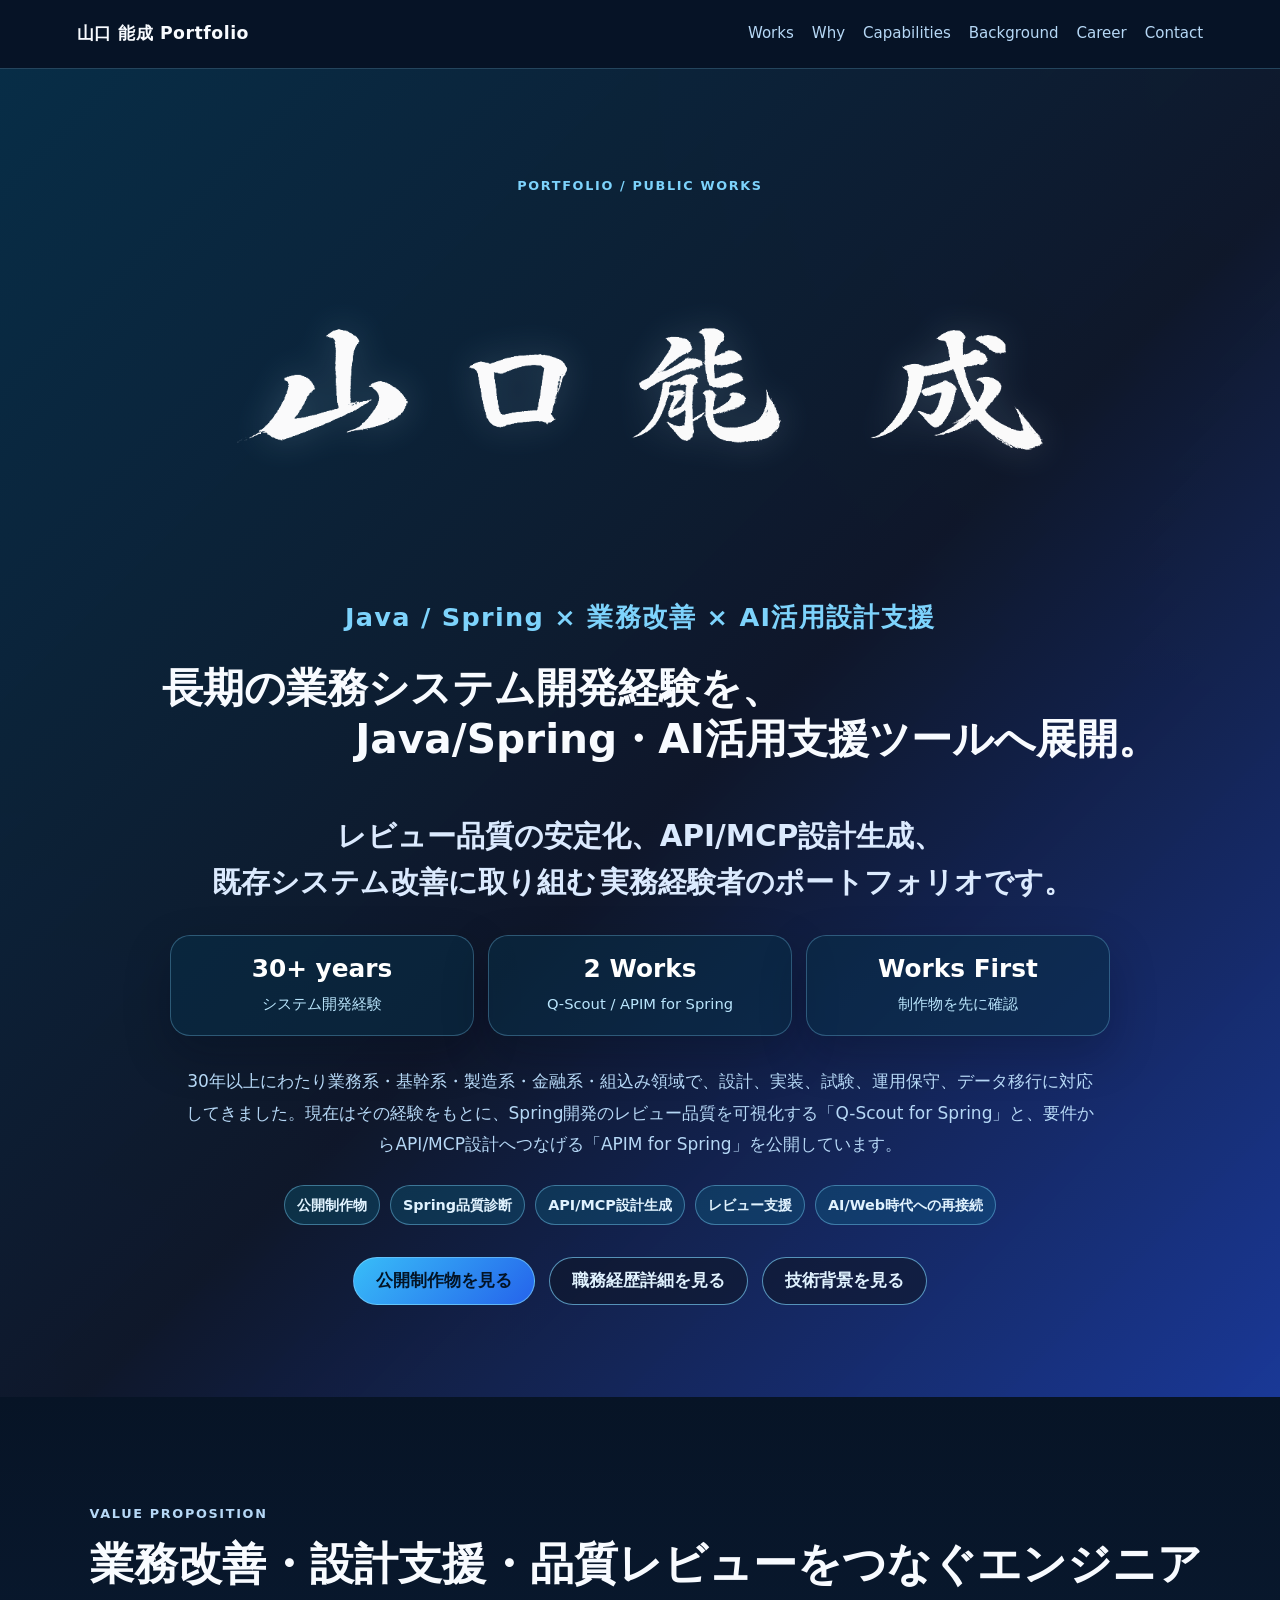
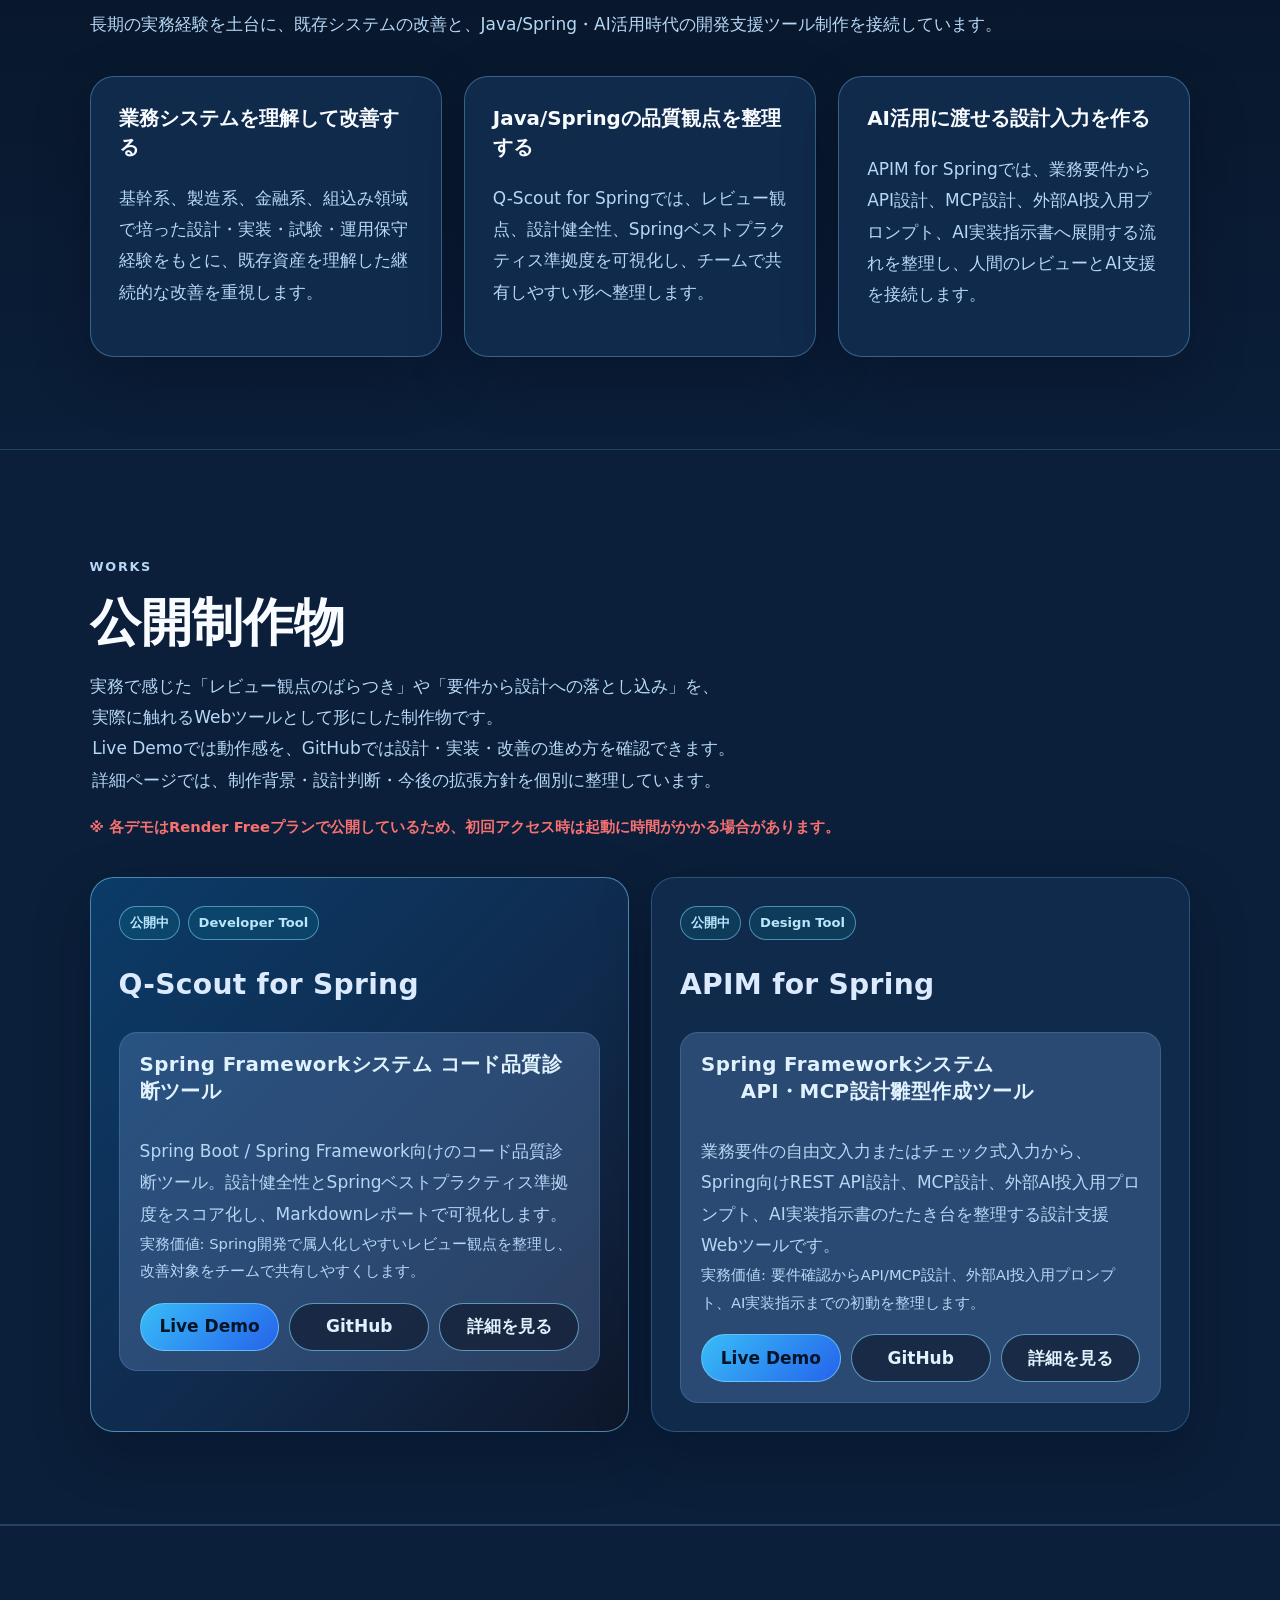
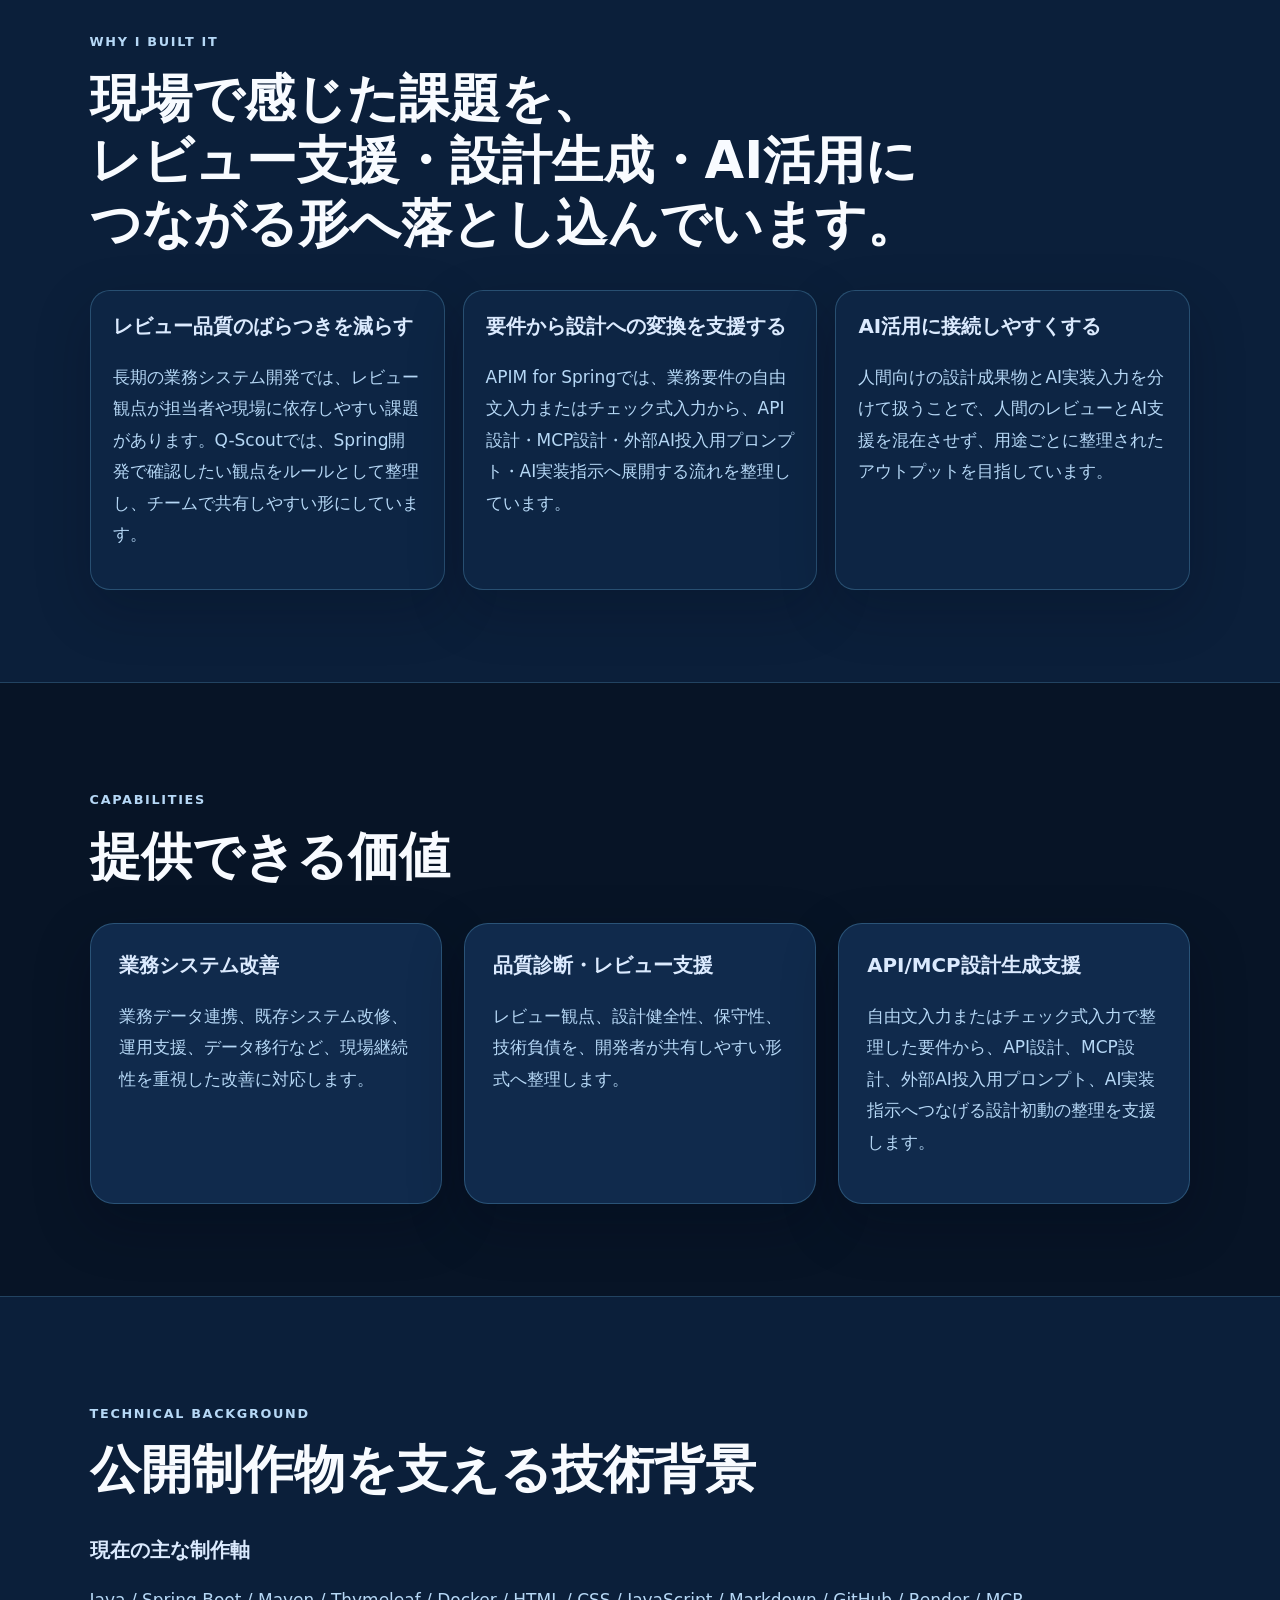
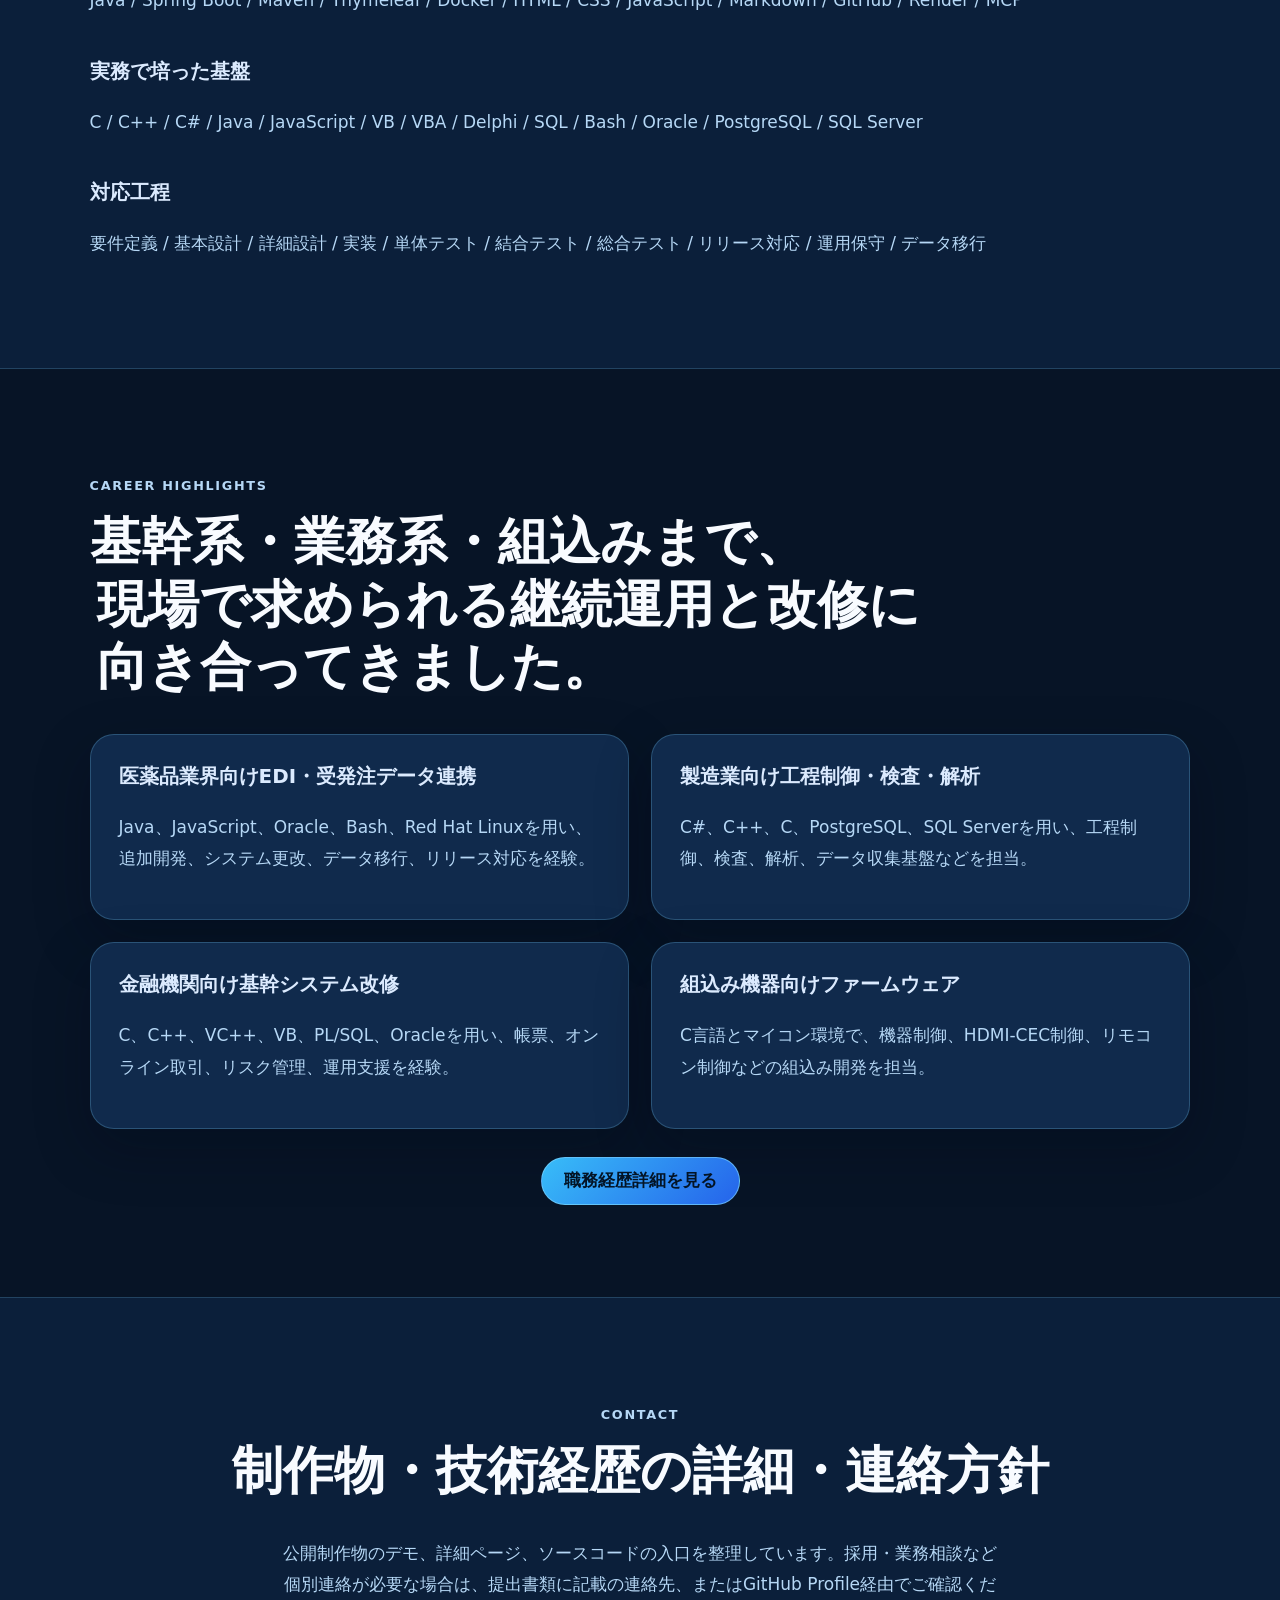
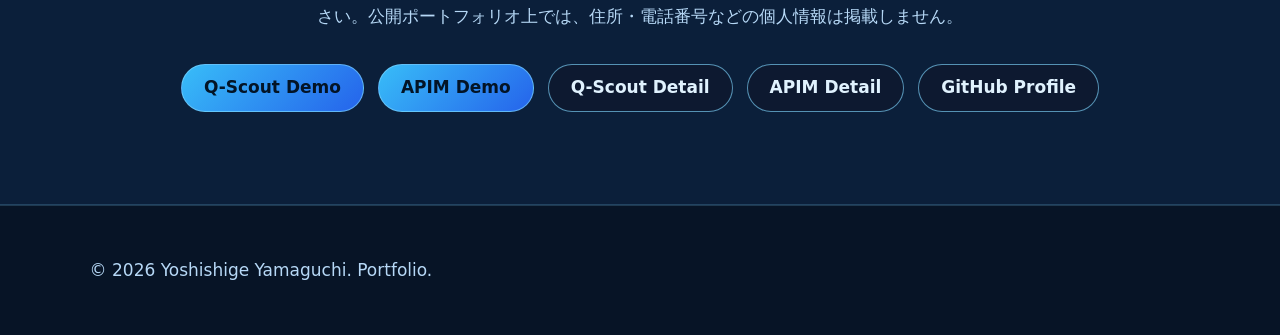
<file: index.html>
<!doctype html>
<html lang="ja">
<head>
  <meta charset="utf-8">
  <meta name="viewport" content="width=device-width, initial-scale=1">
  <title>山口 能成 | Portfolio</title>
  <meta name="description" content="山口能成のポートフォリオです。Java/Springを中心に、業務改善、レビュー支援、API/MCP設計生成、30年以上のシステム開発経験を整理しています。">
  <link rel="stylesheet" href="assets/css/style.css">
</head>
<body>
  <header class="site-header">
    <a class="brand" href="#top">山口 能成 Portfolio</a>
    <nav class="site-nav" aria-label="Main navigation">
      <a href="#works">Works</a>
      <a href="#why">Why</a>
      <a href="#capabilities">Capabilities</a>
      <a href="#background">Background</a>
      <a href="#career">Career</a>
      <a href="#contact">Contact</a>
    </nav>
  </header>

  <main id="top">
    <section class="hero section">
      <div class="hero-content">
        <p class="eyebrow">Portfolio / Public Works</p>
        <p class="portfolio-label">山口 能成</p>
        <p class="identity-subtitle">Java / Spring × 業務改善 × AI活用設計支援</p>
        <h1 class="balanced-copy balanced-copy-step hero-main-heading"><span>長期の業務システム開発経験を、</span><span>Java/Spring・AI活用支援ツールへ展開。</span></h1>
        <p class="lead balanced-copy top-hero-lead"><span>レビュー品質の安定化、API/MCP設計生成、</span><span>既存システム改善に取り組む</span><span>実務経験者のポートフォリオです。</span></p>
        <div class="hero-stats" aria-label="portfolio highlights">
          <div><strong>30+ years</strong><span>システム開発経験</span></div>
          <div><strong>2 Works</strong><span>Q-Scout / APIM for Spring</span></div>
          <div><strong>Works First</strong><span>制作物を先に確認</span></div>
        </div>
        <p class="hero-text">30年以上にわたり業務系・基幹系・製造系・金融系・組込み領域で、設計、実装、試験、運用保守、データ移行に対応してきました。現在はその経験をもとに、Spring開発のレビュー品質を可視化する「Q-Scout for Spring」と、要件からAPI/MCP設計へつなげる「APIM for Spring」を公開しています。</p>
        <ul class="hero-points" aria-label="主要訴求">
          <li>公開制作物</li>
          <li>Spring品質診断</li>
          <li>API/MCP設計生成</li>
          <li>レビュー支援</li>
          <li>AI/Web時代への再接続</li>
        </ul>
        <div class="hero-actions">
          <a class="button primary" href="#works">公開制作物を見る</a>
          <a class="button secondary" href="career.html">職務経歴詳細を見る</a>
          <a class="button secondary" href="#background">技術背景を見る</a>
        </div>
      </div>
    </section>

    <section id="value" class="section value-proposition">
      <div class="section-heading">
        <p class="eyebrow">Value Proposition</p>
        <h2>業務改善・設計支援・品質レビューをつなぐエンジニア</h2>
        <p>長期の実務経験を土台に、既存システムの改善と、Java/Spring・AI活用時代の開発支援ツール制作を接続しています。</p>
      </div>
      <div class="cards grid-3 value-cards">
        <article class="card">
          <h3>業務システムを理解して改善する</h3>
          <p>基幹系、製造系、金融系、組込み領域で培った設計・実装・試験・運用保守経験をもとに、既存資産を理解した継続的な改善を重視します。</p>
        </article>
        <article class="card">
          <h3>Java/Springの品質観点を整理する</h3>
          <p>Q-Scout for Springでは、レビュー観点、設計健全性、Springベストプラクティス準拠度を可視化し、チームで共有しやすい形へ整理します。</p>
        </article>
        <article class="card">
          <h3>AI活用に渡せる設計入力を作る</h3>
          <p>APIM for Springでは、業務要件からAPI設計、MCP設計、外部AI投入用プロンプト、AI実装指示書へ展開する流れを整理し、人間のレビューとAI支援を接続します。</p>
        </article>
      </div>
    </section>

    <section id="works" class="section panel">
      <div class="section-heading">
        <p class="eyebrow">Works</p>
        <h2>公開制作物</h2>
        <p><span class="balanced-copy balanced-copy-step"><span>実務で感じた「レビュー観点のばらつき」や「要件から設計への落とし込み」を、</span><span>実際に触れるWebツールとして形にした制作物です。</span><span>Live Demoでは動作感を、GitHubでは設計・実装・改善の進め方を確認できます。</span><span>詳細ページでは、制作背景・設計判断・今後の拡張方針を個別に整理しています。</span></span></p>
        <p class="service-note service-note-warning">※ 各デモはRender Freeプランで公開しているため、初回アクセス時は起動に時間がかかる場合があります。</p>
      </div>
      <div class="works-grid">
        <article class="work-card work-card-published work-card-featured">
          <div class="work-meta"><span>公開中</span><span>Developer Tool</span></div>
          <h3>Q-Scout for Spring</h3>
          <div class="work-action-block">
            <div class="work-description">
              <div class="work-description-title">
                <p class="work-tool-label">Spring Frameworkシステム コード品質診断ツール</p>
              </div>
              <div class="work-description-body">
                <p>Spring Boot / Spring Framework向けのコード品質診断ツール。設計健全性とSpringベストプラクティス準拠度をスコア化し、Markdownレポートで可視化します。</p>
                  <p class="service-note">実務価値: Spring開発で属人化しやすいレビュー観点を整理し、改善対象をチームで共有しやすくします。</p>
              </div>
            </div>
            <div class="hero-actions compact-actions">
              <a class="button primary" href="https://q-scout-for-spring.onrender.com/">Live Demo</a>
              <a class="button secondary" href="https://github.com/yamaguchiyoshishigeai-create/Q-Scout-for-Spring">GitHub</a>
              <a class="button secondary" href="works/q-scout.html">詳細を見る</a>
            </div>
          </div>
        </article>
        <article class="work-card work-card-published">
          <div class="work-meta"><span>公開中</span><span>Design Tool</span></div>
          <h3>APIM for Spring</h3>
          <div class="work-action-block">
            <div class="work-description">
              <div class="work-description-title">
                <p class="work-tool-label">Spring Frameworkシステム<br><span class="label-indent">API・MCP設計雛型作成ツール</span></p>
              </div>
              <div class="work-description-body">
                <p>業務要件の自由文入力またはチェック式入力から、Spring向けREST API設計、MCP設計、外部AI投入用プロンプト、AI実装指示書のたたき台を整理する設計支援Webツールです。</p>
                  <p class="service-note">実務価値: 要件確認からAPI/MCP設計、外部AI投入用プロンプト、AI実装指示までの初動を整理します。</p>
              </div>
            </div>
            <div class="hero-actions compact-actions">
              <a class="button primary" href="https://api-mcp-blueprint-for-spring.onrender.com">Live Demo</a>
              <a class="button secondary" href="https://github.com/yamaguchiyoshishigeai-create/api-mcp-blueprint-for-spring">GitHub</a>
              <a class="button secondary" href="works/apim.html">詳細を見る</a>
            </div>
          </div>
        </article>
      </div>
    </section>

    <section id="why" class="section panel">
      <div class="section-heading">
        <p class="eyebrow">Why I Built It</p>
        <h2 class="priority-break-copy why-heading-copy">
          <span class="seg seg-1">現場で感じた課題を、</span>
          <span class="seg seg-2">レビュー支援・設計生成・</span><span class="seg seg-3">AI活用に</span>
          <span class="seg seg-4">つながる形へ</span><span class="seg seg-5">落とし込んでいます。</span>
        </h2>
      </div>
      <div class="narrative-grid">
        <article class="narrative-card"><h3>レビュー品質のばらつきを減らす</h3><p>長期の業務システム開発では、レビュー観点が担当者や現場に依存しやすい課題があります。Q-Scoutでは、Spring開発で確認したい観点をルールとして整理し、チームで共有しやすい形にしています。</p></article>
        <article class="narrative-card"><h3>要件から設計への変換を支援する</h3><p>APIM for Springでは、業務要件の自由文入力またはチェック式入力から、API設計・MCP設計・外部AI投入用プロンプト・AI実装指示へ展開する流れを整理しています。</p></article>
        <article class="narrative-card"><h3>AI活用に接続しやすくする</h3><p>人間向けの設計成果物とAI実装入力を分けて扱うことで、人間のレビューとAI支援を混在させず、用途ごとに整理されたアウトプットを目指しています。</p></article>
      </div>
    </section>

    <section id="capabilities" class="section">
      <div class="section-heading">
        <p class="eyebrow">Capabilities</p>
        <h2>提供できる価値</h2>
      </div>
      <div class="cards grid-3">
        <article class="card"><h3>業務システム改善</h3><p>業務データ連携、既存システム改修、運用支援、データ移行など、現場継続性を重視した改善に対応します。</p></article>
        <article class="card"><h3>品質診断・レビュー支援</h3><p>レビュー観点、設計健全性、保守性、技術負債を、開発者が共有しやすい形式へ整理します。</p></article>
        <article class="card"><h3>API/MCP設計生成支援</h3><p>自由文入力またはチェック式入力で整理した要件から、API設計、MCP設計、外部AI投入用プロンプト、AI実装指示へつなげる設計初動の整理を支援します。</p></article>
      </div>
    </section>

    <section id="background" class="section panel">
      <div class="section-heading">
        <p class="eyebrow">Technical Background</p>
        <h2>公開制作物を支える技術背景</h2>
      </div>
      <div class="skill-groups compact-skills">
        <div><h3>現在の主な制作軸</h3><p class="tags">Java / Spring Boot / Maven / Thymeleaf / Docker / HTML / CSS / JavaScript / Markdown / GitHub / Render / MCP</p></div>
        <div><h3>実務で培った基盤</h3><p class="tags">C / C++ / C# / Java / JavaScript / VB / VBA / Delphi / SQL / Bash / Oracle / PostgreSQL / SQL Server</p></div>
        <div><h3>対応工程</h3><p class="tags">要件定義 / 基本設計 / 詳細設計 / 実装 / 単体テスト / 結合テスト / 総合テスト / リリース対応 / 運用保守 / データ移行</p></div>
      </div>
    </section>

    <section id="career" class="section">
      <div class="section-heading">
        <p class="eyebrow">Career Highlights</p>
        <h2 class="balanced-copy"><span>基幹系・業務系・組込みまで、</span><span>現場で求められる継続運用と改修に</span><span>向き合ってきました。</span></h2>
      </div>
      <div class="cards grid-2">
        <article class="project card"><h3>医薬品業界向けEDI・受発注データ連携</h3><p>Java、JavaScript、Oracle、Bash、Red Hat Linuxを用い、追加開発、システム更改、データ移行、リリース対応を経験。</p></article>
        <article class="project card"><h3>製造業向け工程制御・検査・解析</h3><p>C#、C++、C、PostgreSQL、SQL Serverを用い、工程制御、検査、解析、データ収集基盤などを担当。</p></article>
        <article class="project card"><h3>金融機関向け基幹システム改修</h3><p>C、C++、VC++、VB、PL/SQL、Oracleを用い、帳票、オンライン取引、リスク管理、運用支援を経験。</p></article>
        <article class="project card"><h3>組込み機器向けファームウェア</h3><p>C言語とマイコン環境で、機器制御、HDMI-CEC制御、リモコン制御などの組込み開発を担当。</p></article>
      </div>
      <div class="hero-actions center-actions career-actions">
        <a class="button primary" href="career.html">職務経歴詳細を見る</a>
      </div>
    </section>

    <section id="contact" class="section contact panel">
      <div class="section-heading">
        <p class="eyebrow">Contact</p>
        <h2>制作物・技術経歴の詳細・連絡方針</h2>
      </div>
      <p>公開制作物のデモ、詳細ページ、ソースコードの入口を整理しています。採用・業務相談など個別連絡が必要な場合は、提出書類に記載の連絡先、またはGitHub Profile経由でご確認ください。公開ポートフォリオ上では、住所・電話番号などの個人情報は掲載しません。</p>
      <div class="hero-actions center-actions">
        <a class="button primary" href="https://q-scout-for-spring.onrender.com/">Q-Scout Demo</a>
        <a class="button primary" href="https://api-mcp-blueprint-for-spring.onrender.com">APIM Demo</a>
        <a class="button secondary" href="works/q-scout.html">Q-Scout Detail</a>
        <a class="button secondary" href="works/apim.html">APIM Detail</a>
        <a class="button secondary" href="https://github.com/yamaguchiyoshishigeai-create">GitHub Profile</a>
      </div>
    </section>
  </main>

  <footer class="site-footer">
    <p>&copy; 2026 Yoshishige Yamaguchi. Portfolio.</p>
  </footer>

  <script src="assets/js/main.js"></script>
</body>
</html>
</file>
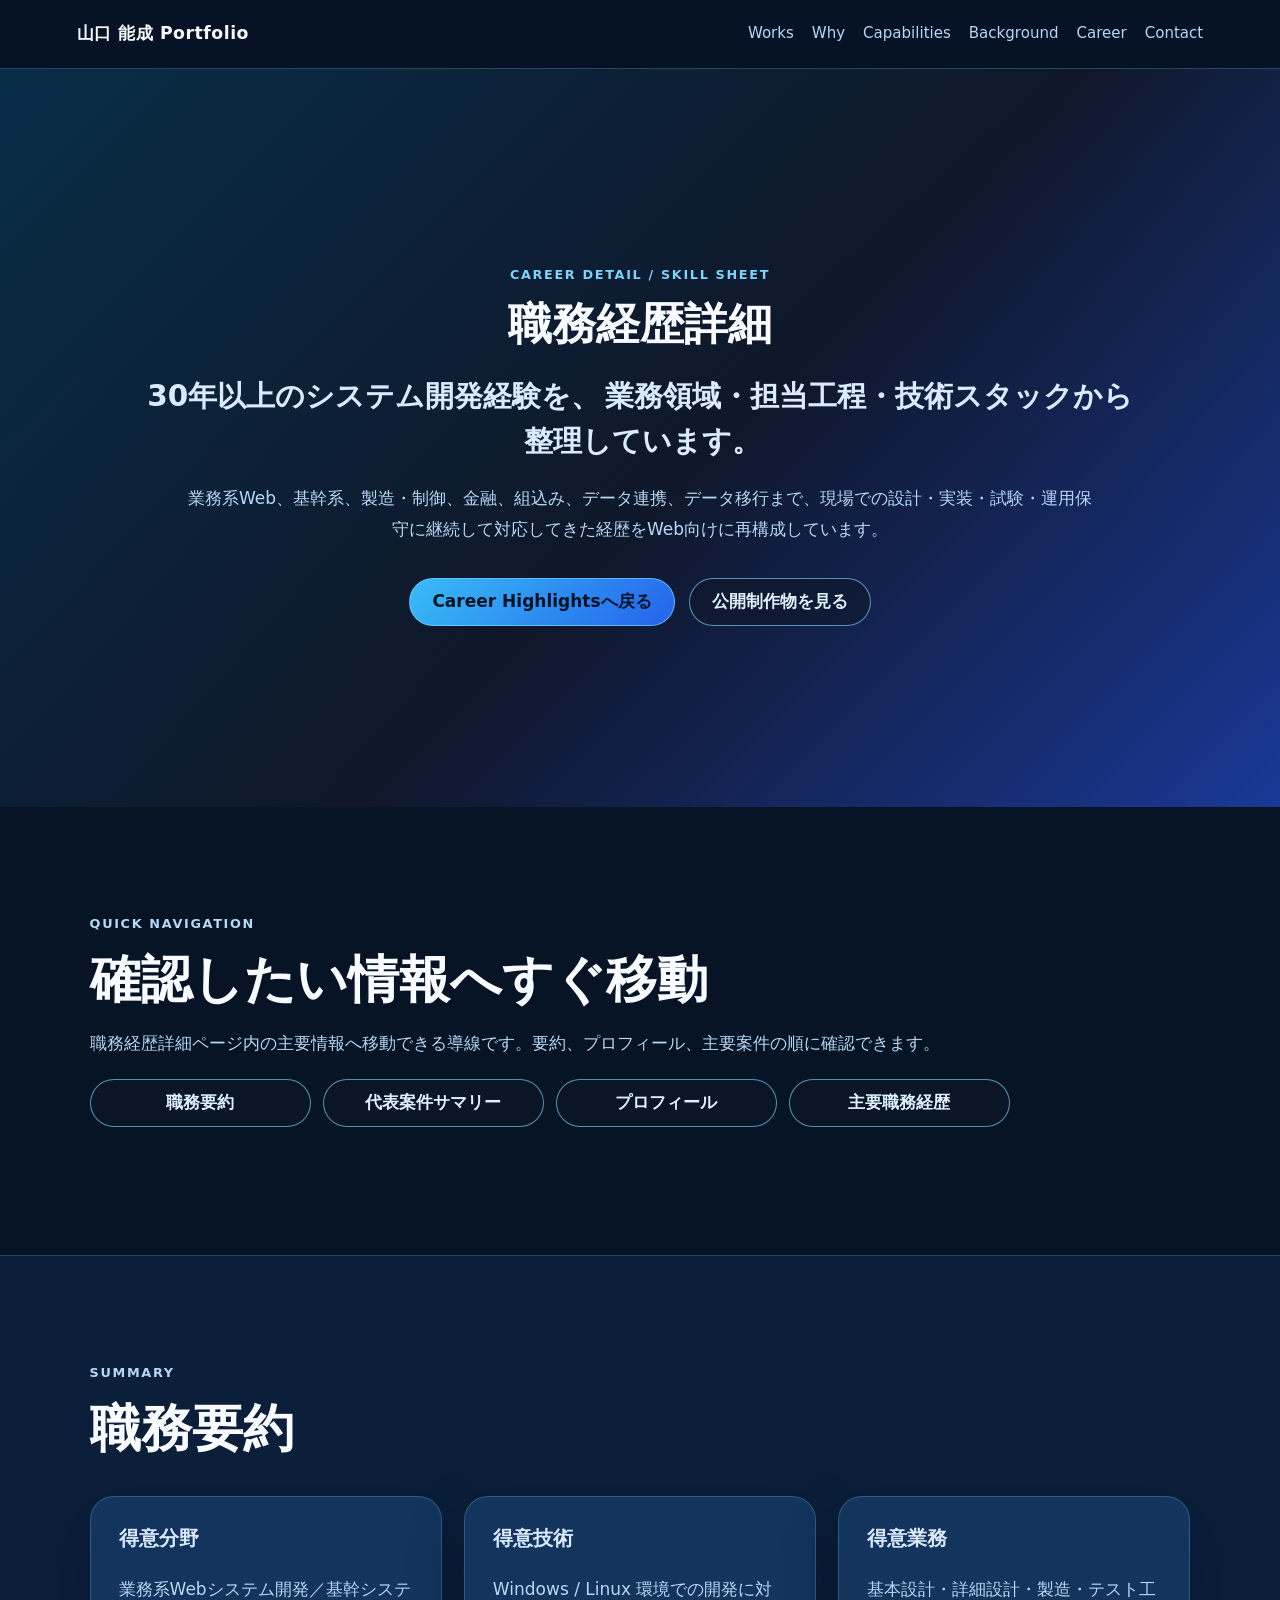
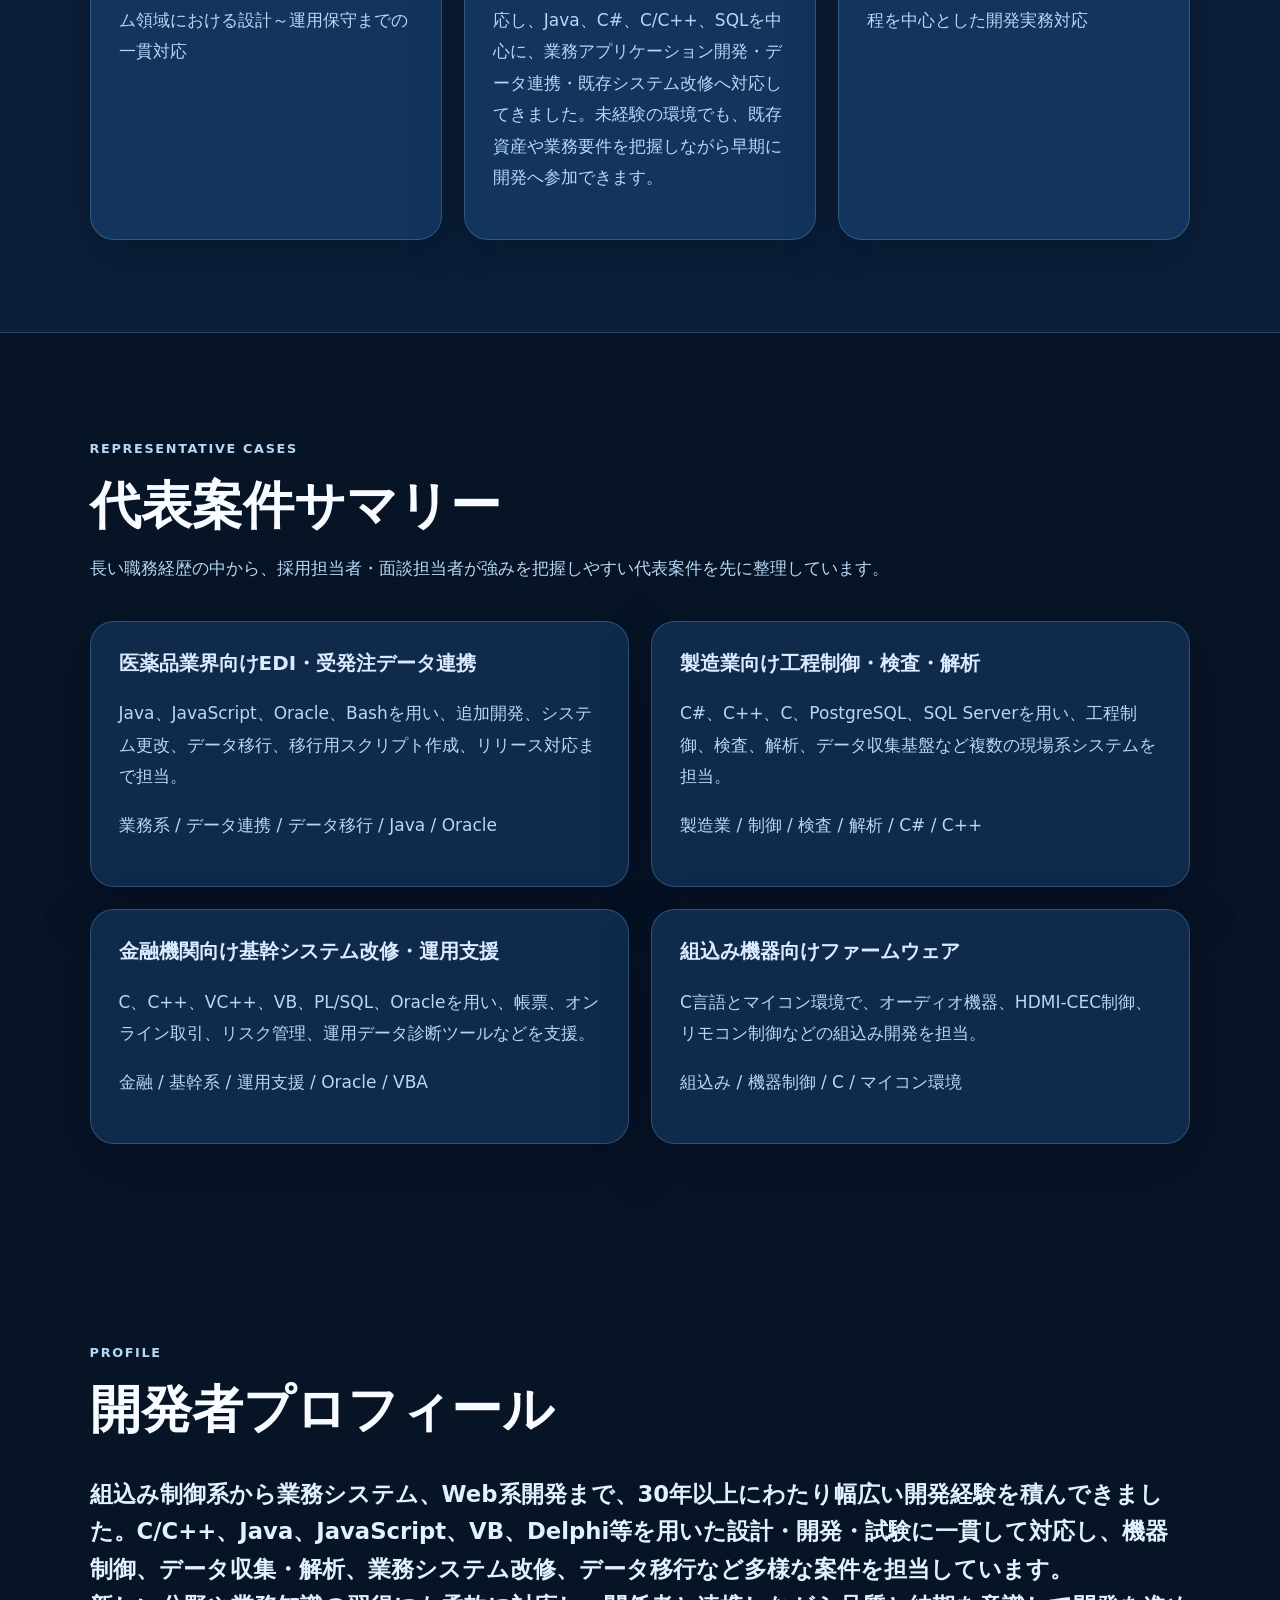
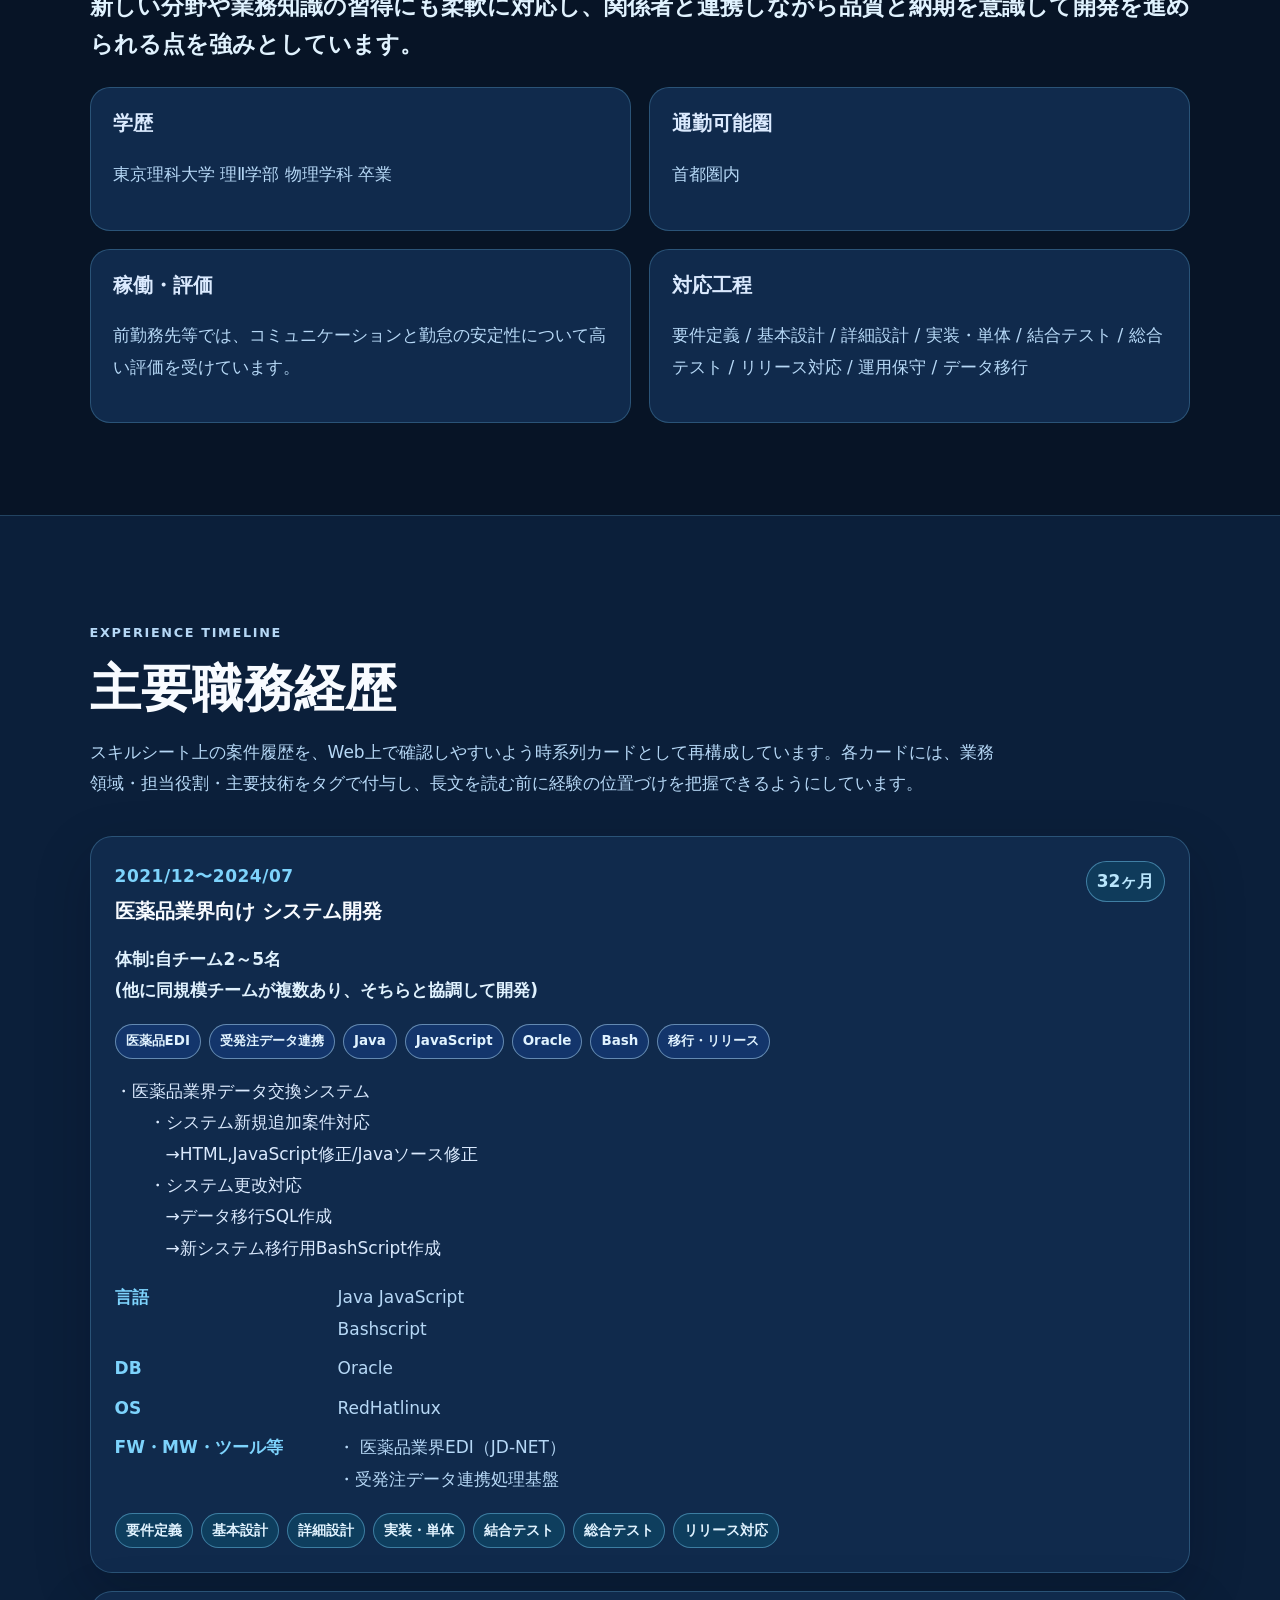
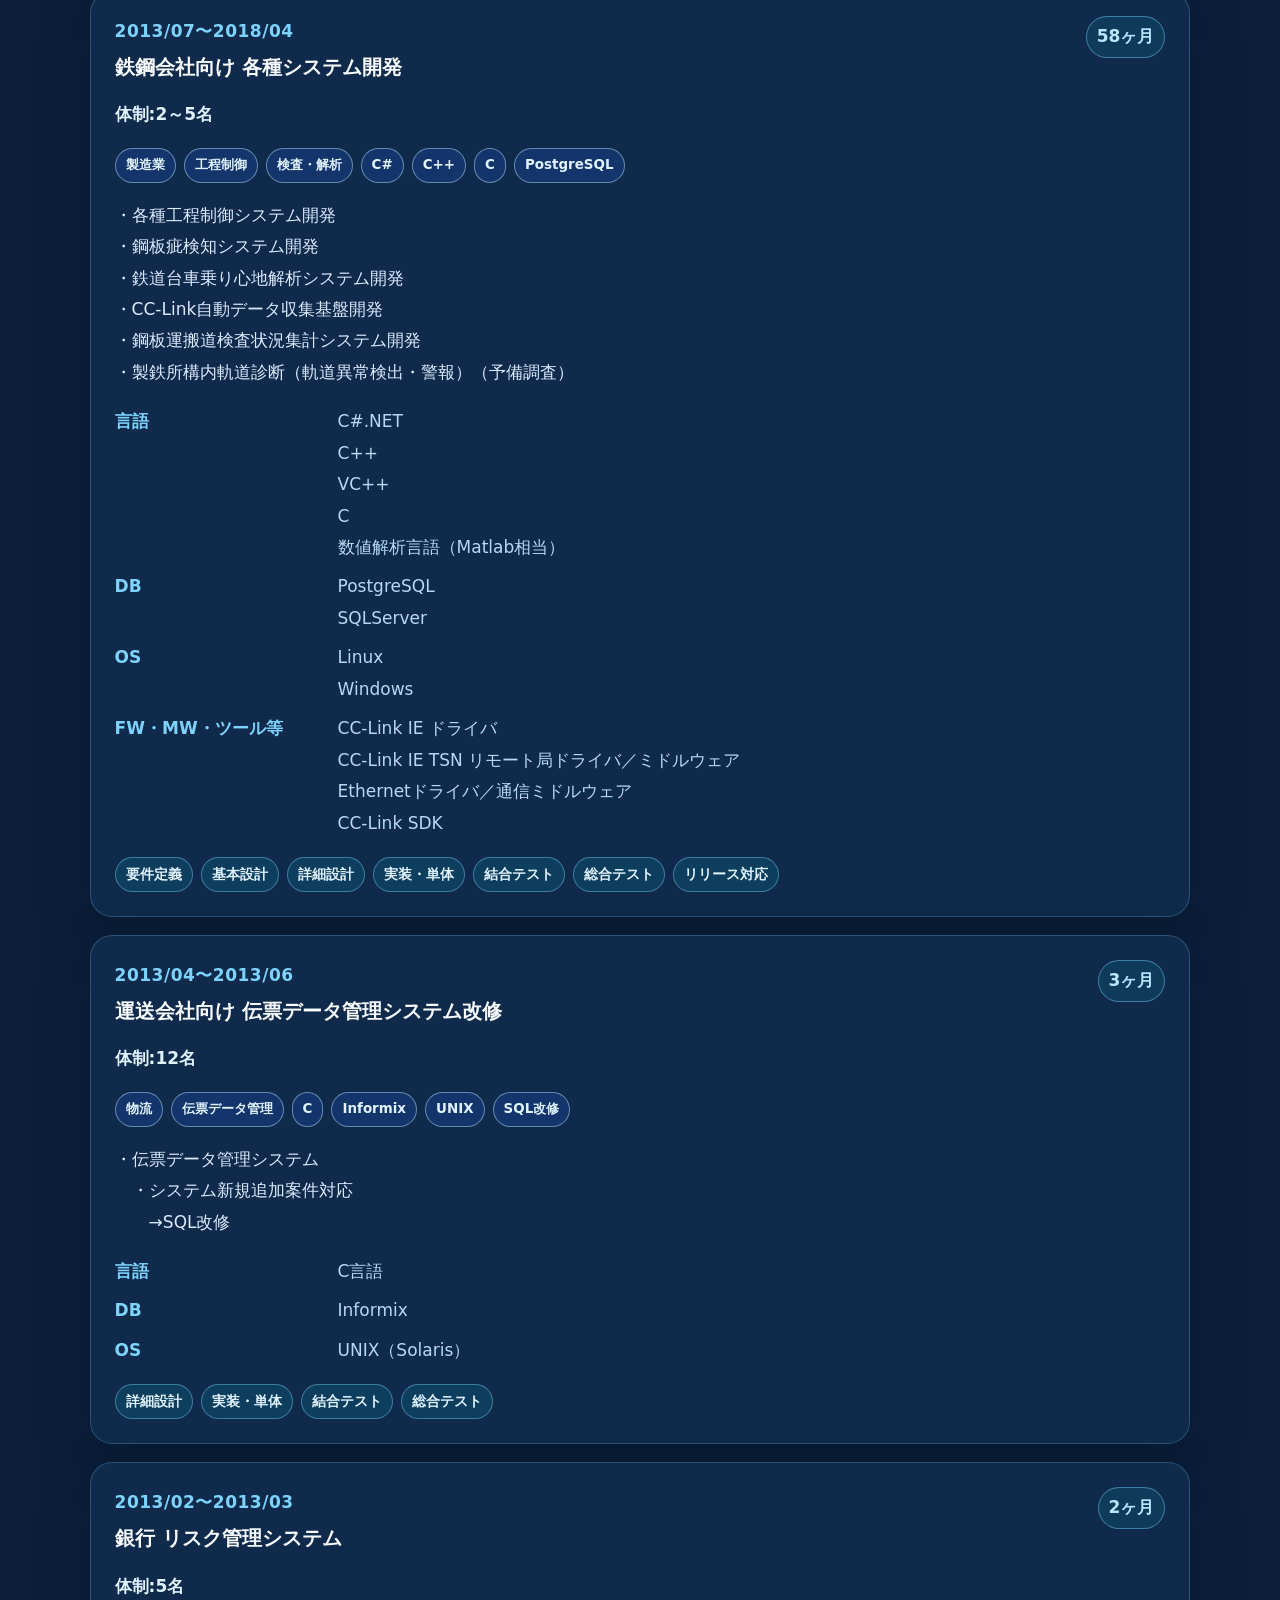
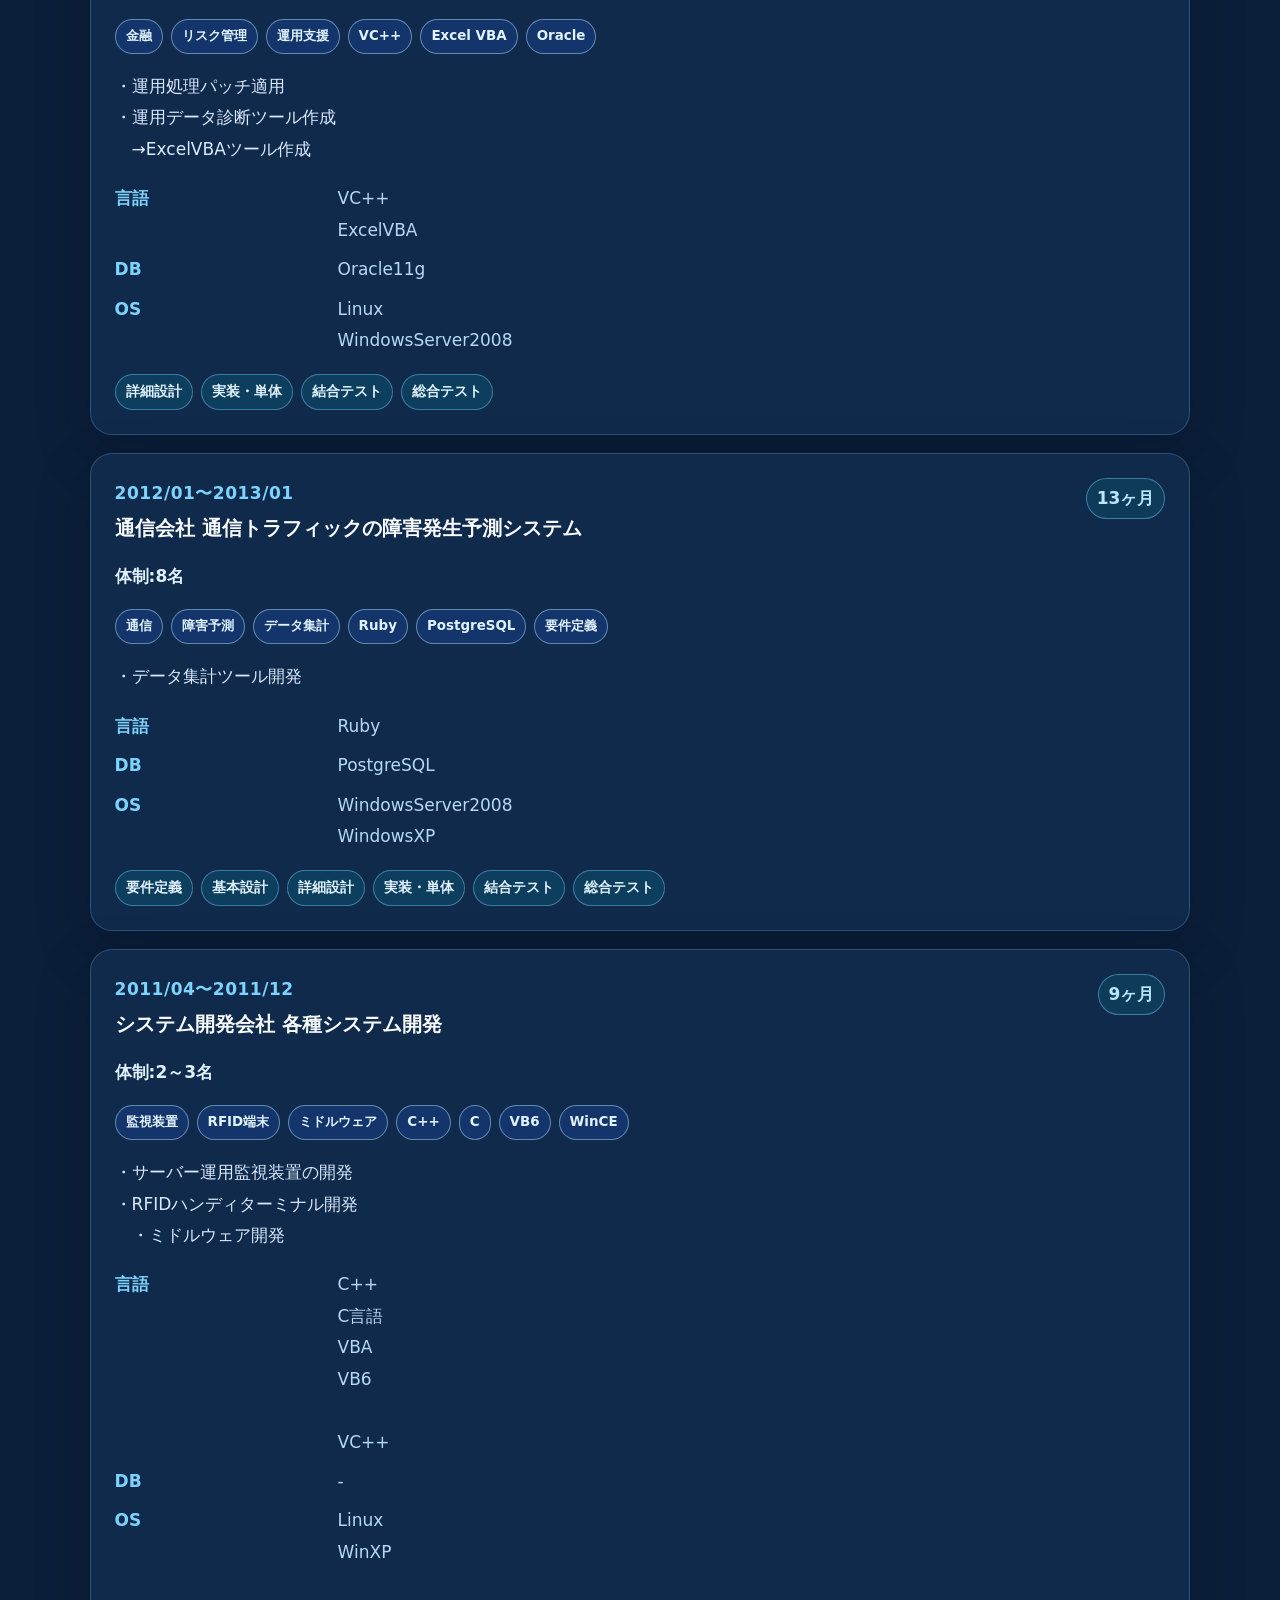
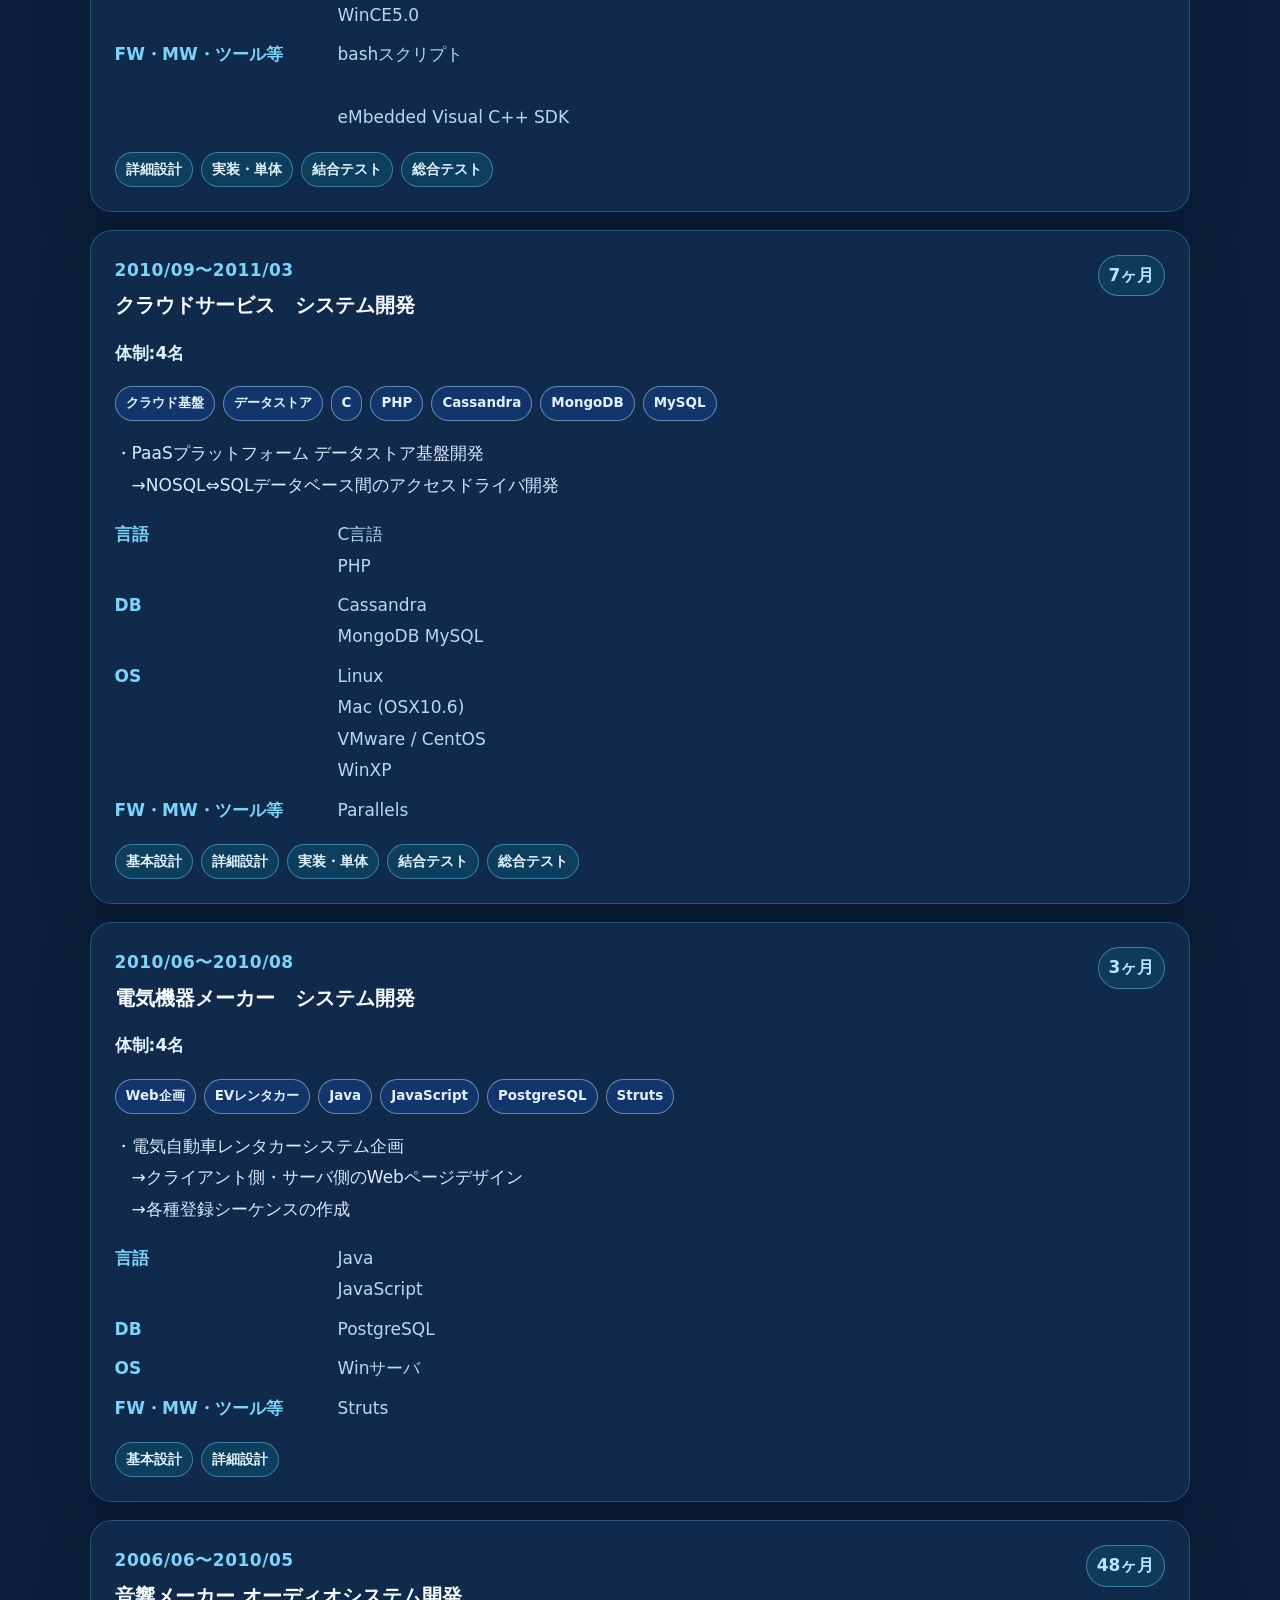
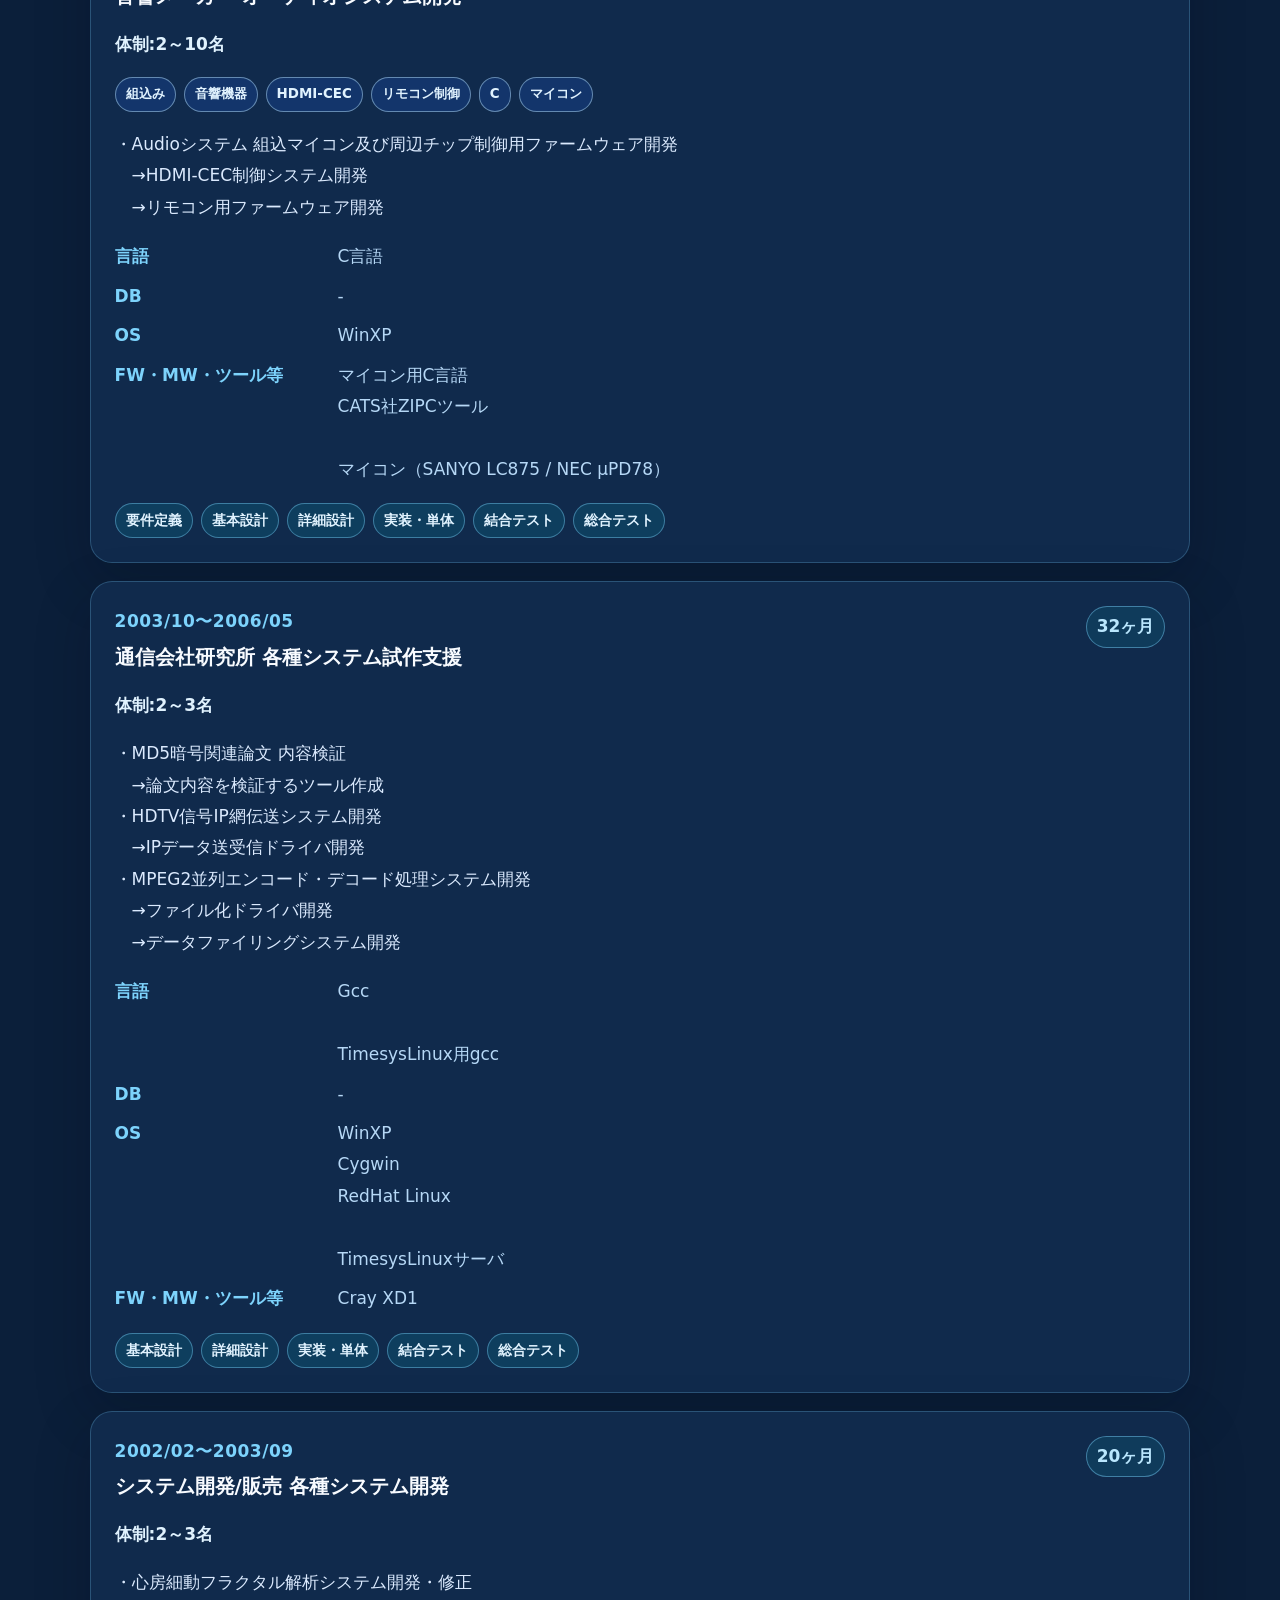
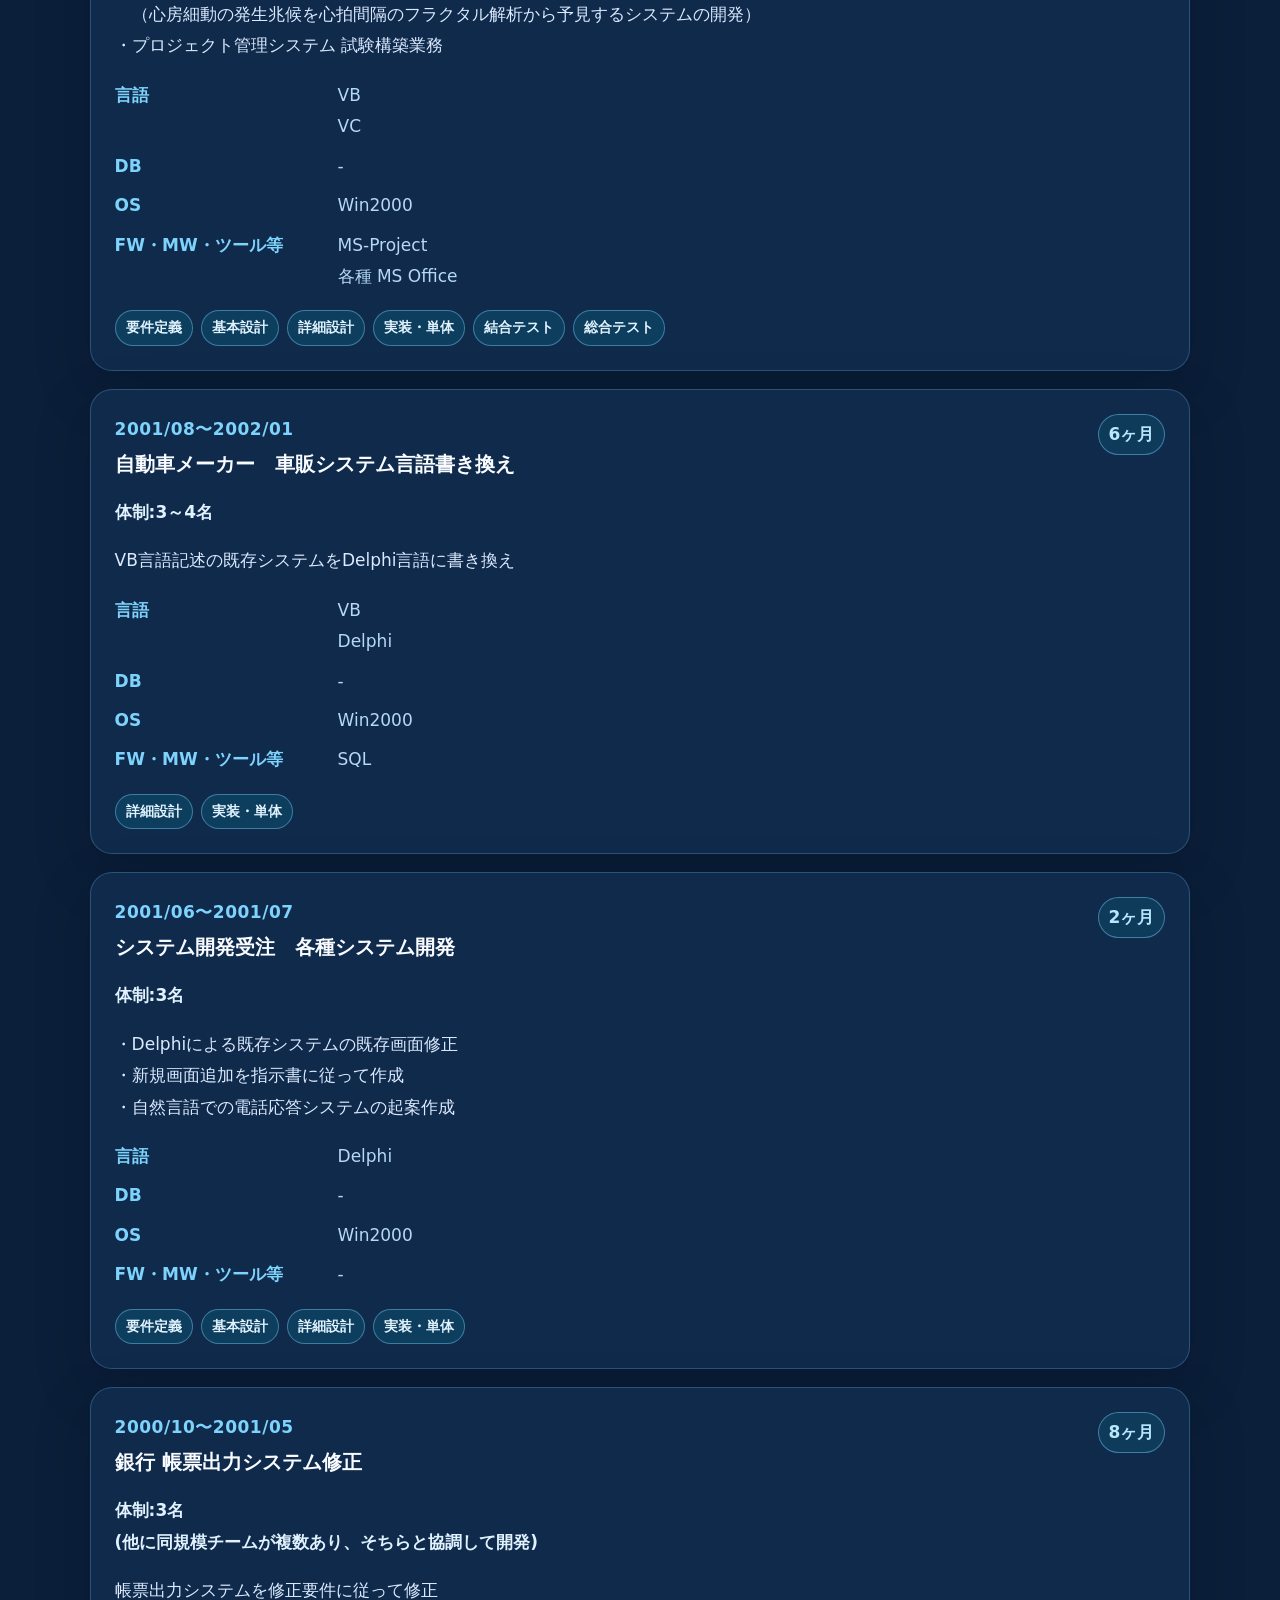
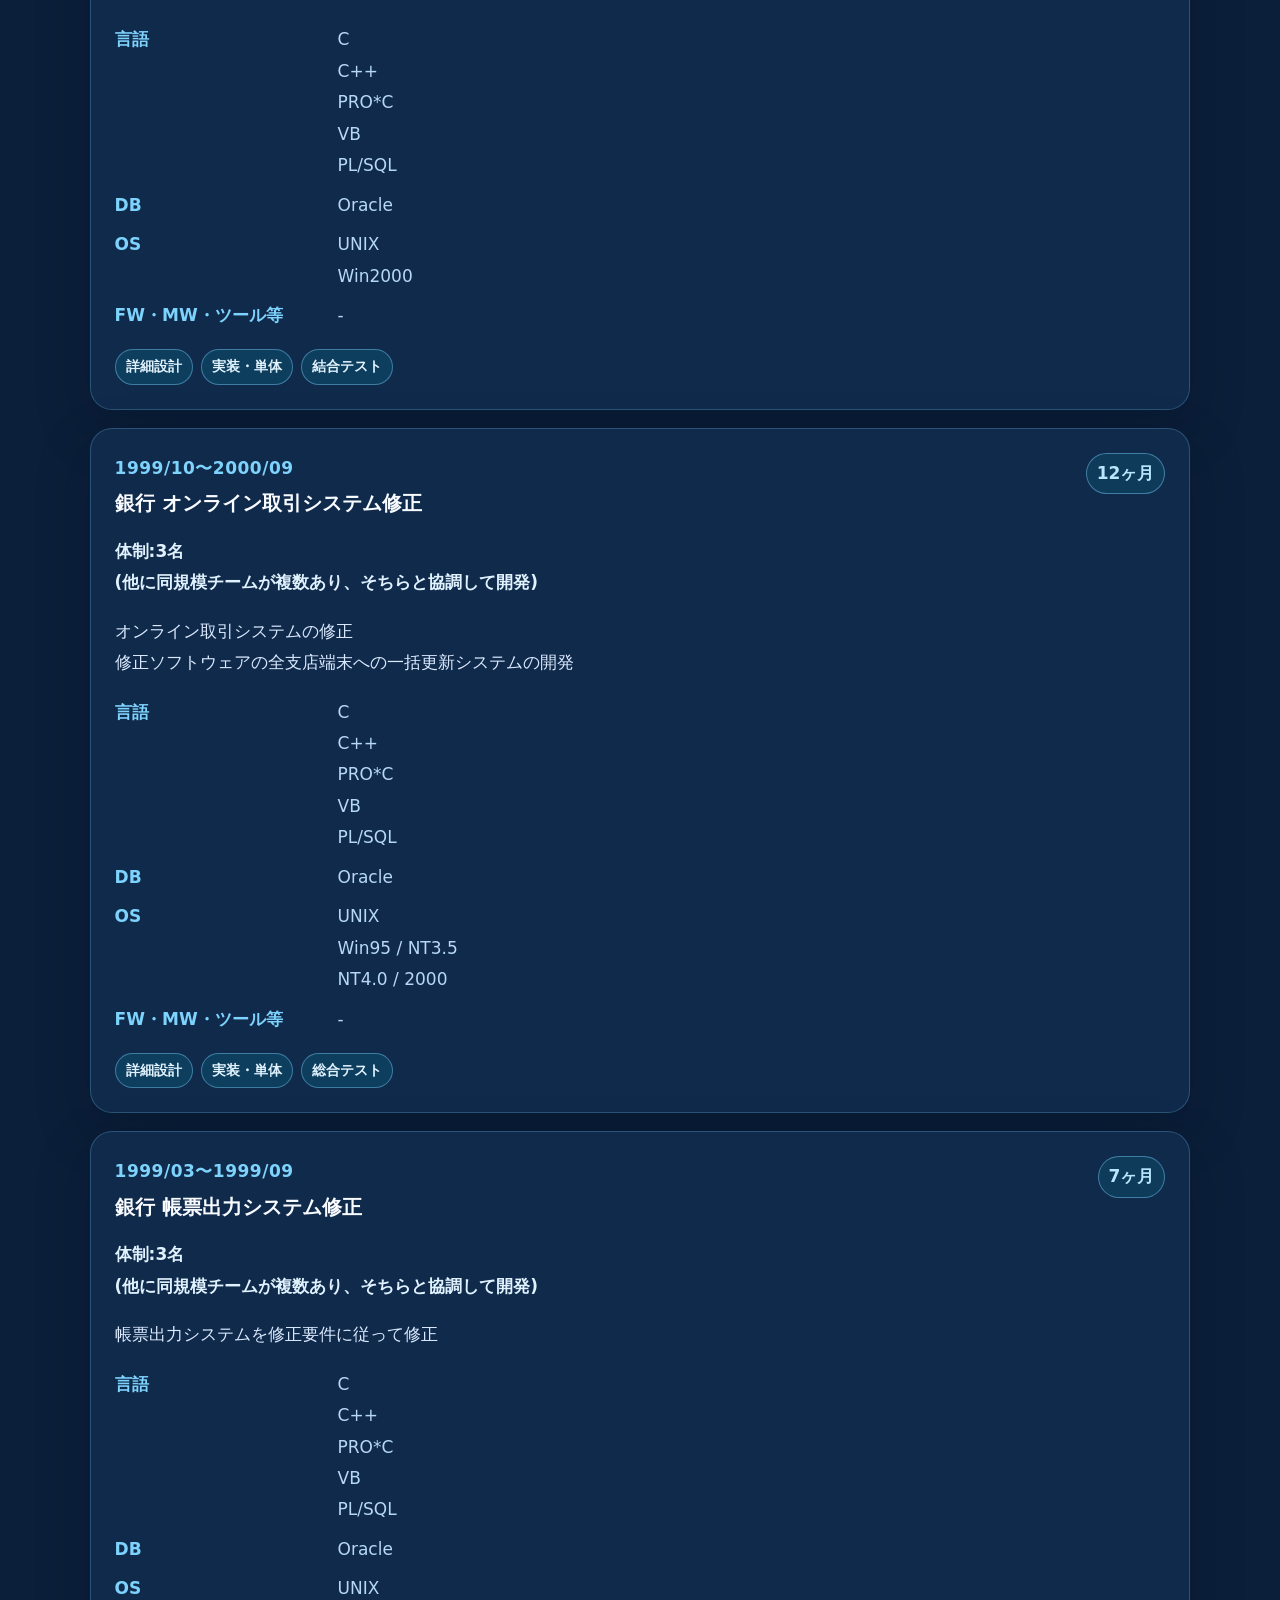
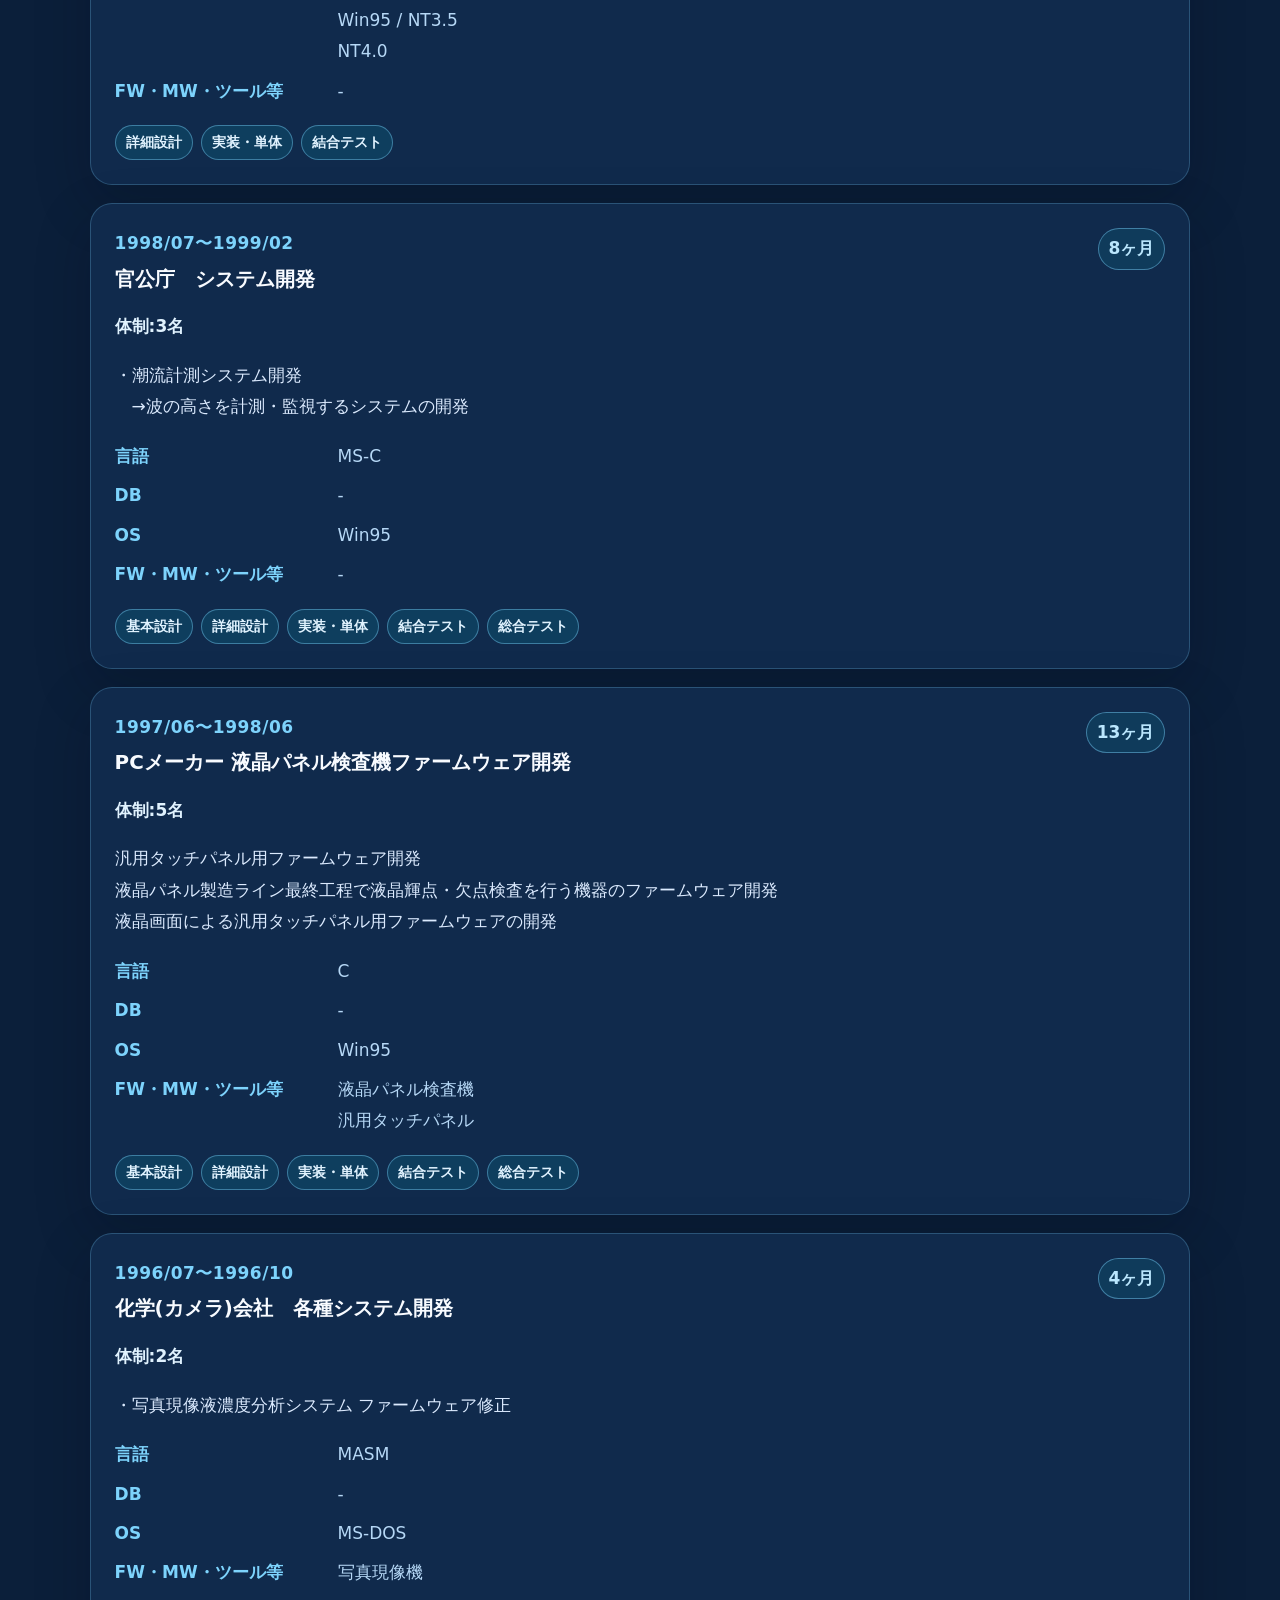
<file: career.html>
<!doctype html>
<html lang="ja">
<head>
  <meta charset="utf-8">
  <meta name="viewport" content="width=device-width, initial-scale=1">
  <title>職務経歴詳細 | 山口 能成 Portfolio</title>
  <meta name="description" content="山口能成の職務経歴詳細ページです。30年以上のシステム開発経験、担当工程、技術スタック、主要案件を整理しています。">
  <link rel="stylesheet" href="assets/css/style.css">
</head>
<body>
  <header class="site-header">
    <a class="brand" href="index.html#top">山口 能成 Portfolio</a>
    <nav class="site-nav" aria-label="Main navigation">
      <a href="index.html#works">Works</a>
      <a href="index.html#why">Why</a>
      <a href="index.html#capabilities">Capabilities</a>
      <a href="index.html#background">Background</a>
      <a href="index.html#career">Career</a>
      <a href="index.html#contact">Contact</a>
    </nav>
  </header>

  <main id="top">
    <section class="hero section">
      <div class="hero-content">
        <p class="eyebrow">Career Detail / Skill Sheet</p>
        <h1>職務経歴詳細</h1>
        <p class="lead balanced-copy career-hero-lead"><span>30年以上のシステム開発経験を、</span><span>業務領域・担当工程・技術スタックから</span><span>整理しています。</span></p>
        <p class="hero-text">業務系Web、基幹系、製造・制御、金融、組込み、データ連携、データ移行まで、現場での設計・実装・試験・運用保守に継続して対応してきた経歴をWeb向けに再構成しています。</p>
        <div class="hero-actions">
          <a class="button primary" href="index.html#career">Career Highlightsへ戻る</a>
          <a class="button secondary" href="index.html#works">公開制作物を見る</a>
        </div>
      </div>
    </section>

    <section class="section career-nav-section">
      <div class="section-heading">
        <p class="eyebrow">Quick Navigation</p>
        <h2>確認したい情報へすぐ移動</h2>
        <p>職務経歴詳細ページ内の主要情報へ移動できる導線です。要約、プロフィール、主要案件の順に確認できます。</p>
        <div class="career-quick-nav">
          <a class="button secondary" href="#career-summary">職務要約</a>
          <a class="button secondary" href="#career-representative">代表案件サマリー</a>
          <a class="button secondary" href="#career-profile">プロフィール</a>
          <a class="button secondary" href="#career-timeline">主要職務経歴</a>
        </div>
      </div>
    </section>

    <section id="career-summary" class="section panel">
      <div class="section-heading">
        <p class="eyebrow">Summary</p>
        <h2>職務要約</h2>
      </div>
      <div class="cards grid-3">
        <article class="card"><h3>得意分野</h3><p>業務系Webシステム開発／基幹システム領域における設計～運用保守までの一貫対応</p></article>
        <article class="card"><h3>得意技術</h3><p>Windows / Linux 環境での開発に対応し、Java、C#、C/C++、SQLを中心に、業務アプリケーション開発・データ連携・既存システム改修へ対応してきました。未経験の環境でも、既存資産や業務要件を把握しながら早期に開発へ参加できます。</p></article>
        <article class="card"><h3>得意業務</h3><p>基本設計・詳細設計・製造・テスト工程を中心とした開発実務対応</p></article>
      </div>
    </section>

    <section id="career-representative" class="section">
      <div class="section-heading">
        <p class="eyebrow">Representative Cases</p>
        <h2>代表案件サマリー</h2>
        <p>長い職務経歴の中から、採用担当者・面談担当者が強みを把握しやすい代表案件を先に整理しています。</p>
      </div>
      <div class="cards grid-2">
        <article class="card">
          <h3>医薬品業界向けEDI・受発注データ連携</h3>
          <p>Java、JavaScript、Oracle、Bashを用い、追加開発、システム更改、データ移行、移行用スクリプト作成、リリース対応まで担当。</p>
          <p class="tags">業務系 / データ連携 / データ移行 / Java / Oracle</p>
        </article>
        <article class="card">
          <h3>製造業向け工程制御・検査・解析</h3>
          <p>C#、C++、C、PostgreSQL、SQL Serverを用い、工程制御、検査、解析、データ収集基盤など複数の現場系システムを担当。</p>
          <p class="tags">製造業 / 制御 / 検査 / 解析 / C# / C++</p>
        </article>
        <article class="card">
          <h3>金融機関向け基幹システム改修・運用支援</h3>
          <p>C、C++、VC++、VB、PL/SQL、Oracleを用い、帳票、オンライン取引、リスク管理、運用データ診断ツールなどを支援。</p>
          <p class="tags">金融 / 基幹系 / 運用支援 / Oracle / VBA</p>
        </article>
        <article class="card">
          <h3>組込み機器向けファームウェア</h3>
          <p>C言語とマイコン環境で、オーディオ機器、HDMI-CEC制御、リモコン制御などの組込み開発を担当。</p>
          <p class="tags">組込み / 機器制御 / C / マイコン環境</p>
        </article>
      </div>
    </section>

    <section id="career-profile" class="section">
      <div class="section-heading">
        <p class="eyebrow">Profile</p>
        <h2>開発者プロフィール</h2>
      </div>
      <div class="featured-summary">
        <p class="lead-small">組込み制御系から業務システム、Web系開発まで、30年以上にわたり幅広い開発経験を積んできました。C/C++、Java、JavaScript、VB、Delphi等を用いた設計・開発・試験に一貫して対応し、機器制御、データ収集・解析、業務システム改修、データ移行など多様な案件を担当しています。<br>新しい分野や業務知識の習得にも柔軟に対応し、関係者と連携しながら品質と納期を意識して開発を進められる点を強みとしています。</p>
      </div>
      <div class="feature-grid career-profile-grid">
        <article class="feature-item"><h3>学歴</h3><p>東京理科大学 理Ⅱ学部 物理学科 卒業</p></article>
        <article class="feature-item"><h3>通勤可能圏</h3><p>首都圏内</p></article>
        <article class="feature-item"><h3>稼働・評価</h3><p>前勤務先等では、コミュニケーションと勤怠の安定性について高い評価を受けています。</p></article>
        <article class="feature-item"><h3>対応工程</h3><p class="tags">要件定義 / 基本設計 / 詳細設計 / 実装・単体 / 結合テスト / 総合テスト / リリース対応 / 運用保守 / データ移行</p></article>
      </div>
    </section>

    <section id="career-timeline" class="section panel">
      <div class="section-heading">
        <p class="eyebrow">Experience Timeline</p>
        <h2>主要職務経歴</h2>
        <p>スキルシート上の案件履歴を、Web上で確認しやすいよう時系列カードとして再構成しています。各カードには、業務領域・担当役割・主要技術をタグで付与し、長文を読む前に経験の位置づけを把握できるようにしています。</p>
      </div>
      <div class="career-timeline">
        
        <article class="career-entry">
          <div class="career-entry-header">
            <div>
              <p class="career-period">2021/12〜2024/07</p>
              <h3>医薬品業界向け システム開発</h3>
            </div>
            <div class="career-duration"><span>32ヶ月</span></div>
          </div>
          <p class="career-role">体制:自チーム2～5名<br>(他に同規模チームが複数あり、そちらと協調して開発)</p>
          <div class="career-key-tags" aria-label="業務領域・役割・技術タグ"><span>医薬品EDI</span><span>受発注データ連携</span><span>Java</span><span>JavaScript</span><span>Oracle</span><span>Bash</span><span>移行・リリース</span></div>
          <p>・医薬品業界データ交換システム<br>　　・システム新規追加案件対応<br>　　　→HTML,JavaScript修正/Javaソース修正<br>　　・システム更改対応<br>　　　→データ移行SQL作成<br>　　　→新システム移行用BashScript作成</p>
          <dl class="career-detail-grid">
            <dt>言語</dt><dd>Java JavaScript<br>Bashscript</dd><dt>DB</dt><dd>Oracle</dd><dt>OS</dt><dd>RedHatlinux</dd><dt>FW・MW・ツール等</dt><dd>・ 医薬品業界EDI（JD-NET）<br>・受発注データ連携処理基盤</dd>
          </dl>
          <div class="process-tags"><span>要件定義</span><span>基本設計</span><span>詳細設計</span><span>実装・単体</span><span>結合テスト</span><span>総合テスト</span><span>リリース対応</span></div>
        </article>
        <article class="career-entry">
          <div class="career-entry-header">
            <div>
              <p class="career-period">2013/07〜2018/04</p>
              <h3>鉄鋼会社向け 各種システム開発</h3>
            </div>
            <div class="career-duration"><span>58ヶ月</span></div>
          </div>
          <p class="career-role">体制:2～5名</p>
          <div class="career-key-tags" aria-label="業務領域・役割・技術タグ"><span>製造業</span><span>工程制御</span><span>検査・解析</span><span>C#</span><span>C++</span><span>C</span><span>PostgreSQL</span></div>
          <p>・各種工程制御システム開発<br>・鋼板疵検知システム開発<br>・鉄道台車乗り心地解析システム開発<br>・CC-Link自動データ収集基盤開発<br>・鋼板運搬道検査状況集計システム開発<br>・製鉄所構内軌道診断（軌道異常検出・警報）（予備調査）</p>
          <dl class="career-detail-grid">
            <dt>言語</dt><dd>C#.NET<br>C++<br>VC++<br>C<br>数値解析言語（Matlab相当）</dd><dt>DB</dt><dd>PostgreSQL<br>SQLServer</dd><dt>OS</dt><dd>Linux<br>Windows</dd><dt>FW・MW・ツール等</dt><dd>CC-Link IE ドライバ<br>CC-Link IE TSN リモート局ドライバ／ミドルウェア <br>Ethernetドライバ／通信ミドルウェア <br>CC-Link SDK</dd>
          </dl>
          <div class="process-tags"><span>要件定義</span><span>基本設計</span><span>詳細設計</span><span>実装・単体</span><span>結合テスト</span><span>総合テスト</span><span>リリース対応</span></div>
        </article>
        <article class="career-entry">
          <div class="career-entry-header">
            <div>
              <p class="career-period">2013/04〜2013/06</p>
              <h3>運送会社向け 伝票データ管理システム改修</h3>
            </div>
            <div class="career-duration"><span>3ヶ月</span></div>
          </div>
          <p class="career-role">体制:12名</p>
          <div class="career-key-tags" aria-label="業務領域・役割・技術タグ"><span>物流</span><span>伝票データ管理</span><span>C</span><span>Informix</span><span>UNIX</span><span>SQL改修</span></div>
          <p>・伝票データ管理システム<br>　・システム新規追加案件対応<br>　　→SQL改修</p>
          <dl class="career-detail-grid">
            <dt>言語</dt><dd>C言語</dd><dt>DB</dt><dd>Informix</dd><dt>OS</dt><dd>UNIX（Solaris）</dd>
          </dl>
          <div class="process-tags"><span>詳細設計</span><span>実装・単体</span><span>結合テスト</span><span>総合テスト</span></div>
        </article>
        <article class="career-entry">
          <div class="career-entry-header">
            <div>
              <p class="career-period">2013/02〜2013/03</p>
              <h3>銀行 リスク管理システム</h3>
            </div>
            <div class="career-duration"><span>2ヶ月</span></div>
          </div>
          <p class="career-role">体制:5名</p>
          <div class="career-key-tags" aria-label="業務領域・役割・技術タグ"><span>金融</span><span>リスク管理</span><span>運用支援</span><span>VC++</span><span>Excel VBA</span><span>Oracle</span></div>
          <p>・運用処理パッチ適用<br>・運用データ診断ツール作成<br>　→ExcelVBAツール作成</p>
          <dl class="career-detail-grid">
            <dt>言語</dt><dd>VC++<br>ExcelVBA</dd><dt>DB</dt><dd>Oracle11g</dd><dt>OS</dt><dd>Linux<br>WindowsServer2008</dd>
          </dl>
          <div class="process-tags"><span>詳細設計</span><span>実装・単体</span><span>結合テスト</span><span>総合テスト</span></div>
        </article>
        <article class="career-entry">
          <div class="career-entry-header">
            <div>
              <p class="career-period">2012/01〜2013/01</p>
              <h3>通信会社 通信トラフィックの障害発生予測システム</h3>
            </div>
            <div class="career-duration"><span>13ヶ月</span></div>
          </div>
          <p class="career-role">体制:8名</p>
          <div class="career-key-tags" aria-label="業務領域・役割・技術タグ"><span>通信</span><span>障害予測</span><span>データ集計</span><span>Ruby</span><span>PostgreSQL</span><span>要件定義</span></div>
          <p>・データ集計ツール開発</p>
          <dl class="career-detail-grid">
            <dt>言語</dt><dd>Ruby</dd><dt>DB</dt><dd>PostgreSQL</dd><dt>OS</dt><dd>WindowsServer2008<br>WindowsXP</dd>
          </dl>
          <div class="process-tags"><span>要件定義</span><span>基本設計</span><span>詳細設計</span><span>実装・単体</span><span>結合テスト</span><span>総合テスト</span></div>
        </article>
        <article class="career-entry">
          <div class="career-entry-header">
            <div>
              <p class="career-period">2011/04〜2011/12</p>
              <h3>システム開発会社 各種システム開発</h3>
            </div>
            <div class="career-duration"><span>9ヶ月</span></div>
          </div>
          <p class="career-role">体制:2～3名</p>
          <div class="career-key-tags" aria-label="業務領域・役割・技術タグ"><span>監視装置</span><span>RFID端末</span><span>ミドルウェア</span><span>C++</span><span>C</span><span>VB6</span><span>WinCE</span></div>
          <p>・サーバー運用監視装置の開発<br>・RFIDハンディターミナル開発<br>　・ミドルウェア開発</p>
          <dl class="career-detail-grid">
            <dt>言語</dt><dd>C++<br>C言語<br>VBA<br>VB6<br><br>VC++</dd><dt>DB</dt><dd>-</dd><dt>OS</dt><dd>Linux<br>WinXP<br><br>WinCE5.0</dd><dt>FW・MW・ツール等</dt><dd>bashスクリプト<br><br>eMbedded Visual C++ SDK</dd>
          </dl>
          <div class="process-tags"><span>詳細設計</span><span>実装・単体</span><span>結合テスト</span><span>総合テスト</span></div>
        </article>
        <article class="career-entry">
          <div class="career-entry-header">
            <div>
              <p class="career-period">2010/09〜2011/03</p>
              <h3>クラウドサービス　システム開発</h3>
            </div>
            <div class="career-duration"><span>7ヶ月</span></div>
          </div>
          <p class="career-role">体制:4名</p>
          <div class="career-key-tags" aria-label="業務領域・役割・技術タグ"><span>クラウド基盤</span><span>データストア</span><span>C</span><span>PHP</span><span>Cassandra</span><span>MongoDB</span><span>MySQL</span></div>
          <p>・PaaSプラットフォーム データストア基盤開発<br>　→NOSQL⇔SQLデータベース間のアクセスドライバ開発</p>
          <dl class="career-detail-grid">
            <dt>言語</dt><dd>C言語<br>PHP</dd><dt>DB</dt><dd>Cassandra<br>MongoDB MySQL</dd><dt>OS</dt><dd>Linux<br>Mac (OSX10.6)<br>VMware / CentOS<br>WinXP</dd><dt>FW・MW・ツール等</dt><dd>Parallels</dd>
          </dl>
          <div class="process-tags"><span>基本設計</span><span>詳細設計</span><span>実装・単体</span><span>結合テスト</span><span>総合テスト</span></div>
        </article>
        <article class="career-entry">
          <div class="career-entry-header">
            <div>
              <p class="career-period">2010/06〜2010/08</p>
              <h3>電気機器メーカー　システム開発</h3>
            </div>
            <div class="career-duration"><span>3ヶ月</span></div>
          </div>
          <p class="career-role">体制:4名</p>
          <div class="career-key-tags" aria-label="業務領域・役割・技術タグ"><span>Web企画</span><span>EVレンタカー</span><span>Java</span><span>JavaScript</span><span>PostgreSQL</span><span>Struts</span></div>
          <p>・電気自動車レンタカーシステム企画<br>　→クライアント側・サーバ側のWebページデザイン<br>　→各種登録シーケンスの作成</p>
          <dl class="career-detail-grid">
            <dt>言語</dt><dd>Java<br>JavaScript</dd><dt>DB</dt><dd>PostgreSQL</dd><dt>OS</dt><dd>Winサーバ</dd><dt>FW・MW・ツール等</dt><dd>Struts</dd>
          </dl>
          <div class="process-tags"><span>基本設計</span><span>詳細設計</span></div>
        </article>
        <article class="career-entry">
          <div class="career-entry-header">
            <div>
              <p class="career-period">2006/06〜2010/05</p>
              <h3>音響メーカー オーディオシステム開発</h3>
            </div>
            <div class="career-duration"><span>48ヶ月</span></div>
          </div>
          <p class="career-role">体制:2～10名</p>
          <div class="career-key-tags" aria-label="業務領域・役割・技術タグ"><span>組込み</span><span>音響機器</span><span>HDMI-CEC</span><span>リモコン制御</span><span>C</span><span>マイコン</span></div>
          <p>・Audioシステム 組込マイコン及び周辺チップ制御用ファームウェア開発<br>　→HDMI-CEC制御システム開発<br>　→リモコン用ファームウェア開発</p>
          <dl class="career-detail-grid">
            <dt>言語</dt><dd>C言語</dd><dt>DB</dt><dd>-</dd><dt>OS</dt><dd>WinXP</dd><dt>FW・MW・ツール等</dt><dd>マイコン用C言語<br>CATS社ZIPCツール<br><br>マイコン（SANYO LC875 / NEC μPD78）</dd>
          </dl>
          <div class="process-tags"><span>要件定義</span><span>基本設計</span><span>詳細設計</span><span>実装・単体</span><span>結合テスト</span><span>総合テスト</span></div>
        </article>
        <article class="career-entry">
          <div class="career-entry-header">
            <div>
              <p class="career-period">2003/10〜2006/05</p>
              <h3>通信会社研究所 各種システム試作支援</h3>
            </div>
            <div class="career-duration"><span>32ヶ月</span></div>
          </div>
          <p class="career-role">体制:2～3名</p>
          <p>・MD5暗号関連論文 内容検証<br>　→論文内容を検証するツール作成<br>・HDTV信号IP網伝送システム開発<br>　→IPデータ送受信ドライバ開発<br>・MPEG2並列エンコード・デコード処理システム開発<br>　→ファイル化ドライバ開発<br>　→データファイリングシステム開発</p>
          <dl class="career-detail-grid">
            <dt>言語</dt><dd>Gcc<br><br>TimesysLinux用gcc</dd><dt>DB</dt><dd>-</dd><dt>OS</dt><dd>WinXP<br>Cygwin<br>RedHat Linux<br><br>TimesysLinuxサーバ</dd><dt>FW・MW・ツール等</dt><dd>Cray XD1</dd>
          </dl>
          <div class="process-tags"><span>基本設計</span><span>詳細設計</span><span>実装・単体</span><span>結合テスト</span><span>総合テスト</span></div>
        </article>
        <article class="career-entry">
          <div class="career-entry-header">
            <div>
              <p class="career-period">2002/02〜2003/09</p>
              <h3>システム開発/販売 各種システム開発</h3>
            </div>
            <div class="career-duration"><span>20ヶ月</span></div>
          </div>
          <p class="career-role">体制:2～3名</p>
          <p>・心房細動フラクタル解析システム開発・修正<br>　（心房細動の発生兆候を心拍間隔のフラクタル解析から予見するシステムの開発）<br>・プロジェクト管理システム 試験構築業務</p>
          <dl class="career-detail-grid">
            <dt>言語</dt><dd>VB<br>VC</dd><dt>DB</dt><dd>-</dd><dt>OS</dt><dd>Win2000</dd><dt>FW・MW・ツール等</dt><dd>MS-Project<br>各種 MS Office</dd>
          </dl>
          <div class="process-tags"><span>要件定義</span><span>基本設計</span><span>詳細設計</span><span>実装・単体</span><span>結合テスト</span><span>総合テスト</span></div>
        </article>
        <article class="career-entry">
          <div class="career-entry-header">
            <div>
              <p class="career-period">2001/08〜2002/01</p>
              <h3>自動車メーカー　車販システム言語書き換え</h3>
            </div>
            <div class="career-duration"><span>6ヶ月</span></div>
          </div>
          <p class="career-role">体制:3～4名</p>
          <p>VB言語記述の既存システムをDelphi言語に書き換え</p>
          <dl class="career-detail-grid">
            <dt>言語</dt><dd>VB<br>Delphi</dd><dt>DB</dt><dd>-</dd><dt>OS</dt><dd>Win2000</dd><dt>FW・MW・ツール等</dt><dd>SQL</dd>
          </dl>
          <div class="process-tags"><span>詳細設計</span><span>実装・単体</span></div>
        </article>
        <article class="career-entry">
          <div class="career-entry-header">
            <div>
              <p class="career-period">2001/06〜2001/07</p>
              <h3>システム開発受注　各種システム開発</h3>
            </div>
            <div class="career-duration"><span>2ヶ月</span></div>
          </div>
          <p class="career-role">体制:3名</p>
          <p>・Delphiによる既存システムの既存画面修正<br>・新規画面追加を指示書に従って作成<br>・自然言語での電話応答システムの起案作成</p>
          <dl class="career-detail-grid">
            <dt>言語</dt><dd>Delphi</dd><dt>DB</dt><dd>-</dd><dt>OS</dt><dd>Win2000</dd><dt>FW・MW・ツール等</dt><dd>-</dd>
          </dl>
          <div class="process-tags"><span>要件定義</span><span>基本設計</span><span>詳細設計</span><span>実装・単体</span></div>
        </article>
        <article class="career-entry">
          <div class="career-entry-header">
            <div>
              <p class="career-period">2000/10〜2001/05</p>
              <h3>銀行 帳票出力システム修正</h3>
            </div>
            <div class="career-duration"><span>8ヶ月</span></div>
          </div>
          <p class="career-role">体制:3名<br>(他に同規模チームが複数あり、そちらと協調して開発)</p>
          <p>帳票出力システムを修正要件に従って修正</p>
          <dl class="career-detail-grid">
            <dt>言語</dt><dd>C<br>C++<br>PRO*C<br>VB<br>PL/SQL</dd><dt>DB</dt><dd>Oracle</dd><dt>OS</dt><dd>UNIX<br>Win2000</dd><dt>FW・MW・ツール等</dt><dd>-</dd>
          </dl>
          <div class="process-tags"><span>詳細設計</span><span>実装・単体</span><span>結合テスト</span></div>
        </article>
        <article class="career-entry">
          <div class="career-entry-header">
            <div>
              <p class="career-period">1999/10〜2000/09</p>
              <h3>銀行 オンライン取引システム修正</h3>
            </div>
            <div class="career-duration"><span>12ヶ月</span></div>
          </div>
          <p class="career-role">体制:3名<br>(他に同規模チームが複数あり、そちらと協調して開発)</p>
          <p>オンライン取引システムの修正<br>修正ソフトウェアの全支店端末への一括更新システムの開発</p>
          <dl class="career-detail-grid">
            <dt>言語</dt><dd>C<br>C++<br>PRO*C<br>VB<br>PL/SQL</dd><dt>DB</dt><dd>Oracle</dd><dt>OS</dt><dd>UNIX<br>Win95 / NT3.5<br>NT4.0 / 2000</dd><dt>FW・MW・ツール等</dt><dd>-</dd>
          </dl>
          <div class="process-tags"><span>詳細設計</span><span>実装・単体</span><span>総合テスト</span></div>
        </article>
        <article class="career-entry">
          <div class="career-entry-header">
            <div>
              <p class="career-period">1999/03〜1999/09</p>
              <h3>銀行 帳票出力システム修正</h3>
            </div>
            <div class="career-duration"><span>7ヶ月</span></div>
          </div>
          <p class="career-role">体制:3名<br>(他に同規模チームが複数あり、そちらと協調して開発)</p>
          <p>帳票出力システムを修正要件に従って修正</p>
          <dl class="career-detail-grid">
            <dt>言語</dt><dd>C<br>C++<br>PRO*C<br>VB<br>PL/SQL</dd><dt>DB</dt><dd>Oracle</dd><dt>OS</dt><dd>UNIX<br>Win95 / NT3.5<br>NT4.0</dd><dt>FW・MW・ツール等</dt><dd>-</dd>
          </dl>
          <div class="process-tags"><span>詳細設計</span><span>実装・単体</span><span>結合テスト</span></div>
        </article>
        <article class="career-entry">
          <div class="career-entry-header">
            <div>
              <p class="career-period">1998/07〜1999/02</p>
              <h3>官公庁　システム開発</h3>
            </div>
            <div class="career-duration"><span>8ヶ月</span></div>
          </div>
          <p class="career-role">体制:3名</p>
          <p>・潮流計測システム開発<br>　→波の高さを計測・監視するシステムの開発</p>
          <dl class="career-detail-grid">
            <dt>言語</dt><dd>MS-C</dd><dt>DB</dt><dd>-</dd><dt>OS</dt><dd>Win95</dd><dt>FW・MW・ツール等</dt><dd>-</dd>
          </dl>
          <div class="process-tags"><span>基本設計</span><span>詳細設計</span><span>実装・単体</span><span>結合テスト</span><span>総合テスト</span></div>
        </article>
        <article class="career-entry">
          <div class="career-entry-header">
            <div>
              <p class="career-period">1997/06〜1998/06</p>
              <h3>PCメーカー 液晶パネル検査機ファームウェア開発</h3>
            </div>
            <div class="career-duration"><span>13ヶ月</span></div>
          </div>
          <p class="career-role">体制:5名</p>
          <p>汎用タッチパネル用ファームウェア開発<br>液晶パネル製造ライン最終工程で液晶輝点・欠点検査を行う機器のファームウェア開発<br>液晶画面による汎用タッチパネル用ファームウェアの開発</p>
          <dl class="career-detail-grid">
            <dt>言語</dt><dd>C</dd><dt>DB</dt><dd>-</dd><dt>OS</dt><dd>Win95</dd><dt>FW・MW・ツール等</dt><dd>液晶パネル検査機<br>汎用タッチパネル</dd>
          </dl>
          <div class="process-tags"><span>基本設計</span><span>詳細設計</span><span>実装・単体</span><span>結合テスト</span><span>総合テスト</span></div>
        </article>
        <article class="career-entry">
          <div class="career-entry-header">
            <div>
              <p class="career-period">1996/07〜1996/10</p>
              <h3>化学(カメラ)会社　各種システム開発</h3>
            </div>
            <div class="career-duration"><span>4ヶ月</span></div>
          </div>
          <p class="career-role">体制:2名</p>
          <p>・写真現像液濃度分析システム ファームウェア修正</p>
          <dl class="career-detail-grid">
            <dt>言語</dt><dd>MASM</dd><dt>DB</dt><dd>-</dd><dt>OS</dt><dd>MS-DOS</dd><dt>FW・MW・ツール等</dt><dd>写真現像機</dd>
          </dl>
          <div class="process-tags"><span>詳細設計</span><span>実装・単体</span><span>結合テスト</span><span>総合テスト</span></div>
        </article>
        <article class="career-entry">
          <div class="career-entry-header">
            <div>
              <p class="career-period">1996/03〜1996/06</p>
              <h3>システム開発受注　各種システム開発</h3>
            </div>
            <div class="career-duration"><span>4ヶ月</span></div>
          </div>
          <p class="career-role">体制:1～3名</p>
          <p>・医療用骨ボルト固定位置を結ぶ曲線の係数算出プログラムの作成<br>・ロケット打ち上げデータ収集機器用ファームウェア修正</p>
          <dl class="career-detail-grid">
            <dt>言語</dt><dd>N88BASIC</dd><dt>DB</dt><dd>-</dd><dt>OS</dt><dd>MS-DOS</dd><dt>FW・MW・ツール等</dt><dd>-</dd>
          </dl>
          <div class="process-tags"><span>詳細設計</span><span>実装・単体</span></div>
        </article>
        <article class="career-entry">
          <div class="career-entry-header">
            <div>
              <p class="career-period">1994/11〜1996/02</p>
              <h3>MotionJPEGボード用ファームウェア開発</h3>
            </div>
            <div class="career-duration"><span>16ヶ月</span></div>
          </div>
          <p class="career-role">体制:2名</p>
          <p>・MotionJPEGボード用チップのファームウェア開発</p>
          <dl class="career-detail-grid">
            <dt>言語</dt><dd>MS-C<br>MASM</dd><dt>DB</dt><dd>-</dd><dt>OS</dt><dd>MS-DOS</dd><dt>FW・MW・ツール等</dt><dd>-</dd>
          </dl>
          <div class="process-tags"><span>基本設計</span><span>詳細設計</span><span>実装・単体</span><span>結合テスト</span><span>総合テスト</span></div>
        </article>
        <article class="career-entry">
          <div class="career-entry-header">
            <div>
              <p class="career-period">1994/06〜1994/10</p>
              <h3>システム開発受注　各種システム開発</h3>
            </div>
            <div class="career-duration"><span>5ヶ月</span></div>
          </div>
          <p class="career-role">体制:1名</p>
          <p>・屋内連絡インターフォン用ファームウェア修正</p>
          <dl class="career-detail-grid">
            <dt>言語</dt><dd>4bitマイコン用アセンブラ</dd><dt>DB</dt><dd>-</dd><dt>OS</dt><dd>MS-DOS</dd><dt>FW・MW・ツール等</dt><dd>-</dd>
          </dl>
          <div class="process-tags"><span>詳細設計</span><span>実装・単体</span><span>総合テスト</span></div>
        </article>
        
      </div>
    </section>

    <section class="section contact">
      <div class="section-heading">
        <p class="eyebrow">Back to Portfolio</p>
        <h2>制作物と合わせて確認できます</h2>
      </div>
      <div class="hero-actions center-actions">
        <a class="button primary" href="index.html#works">公開制作物を見る</a>
        <a class="button secondary" href="index.html#career">Career Highlightsへ戻る</a>
        <a class="button secondary" href="https://github.com/yamaguchiyoshishigeai-create">GitHub Profile</a>
      </div>
    </section>
  </main>

  <footer class="site-footer">
    <p>&copy; 2026 Yoshishige Yamaguchi. Portfolio.</p>
  </footer>
</body>
</html>
</file>
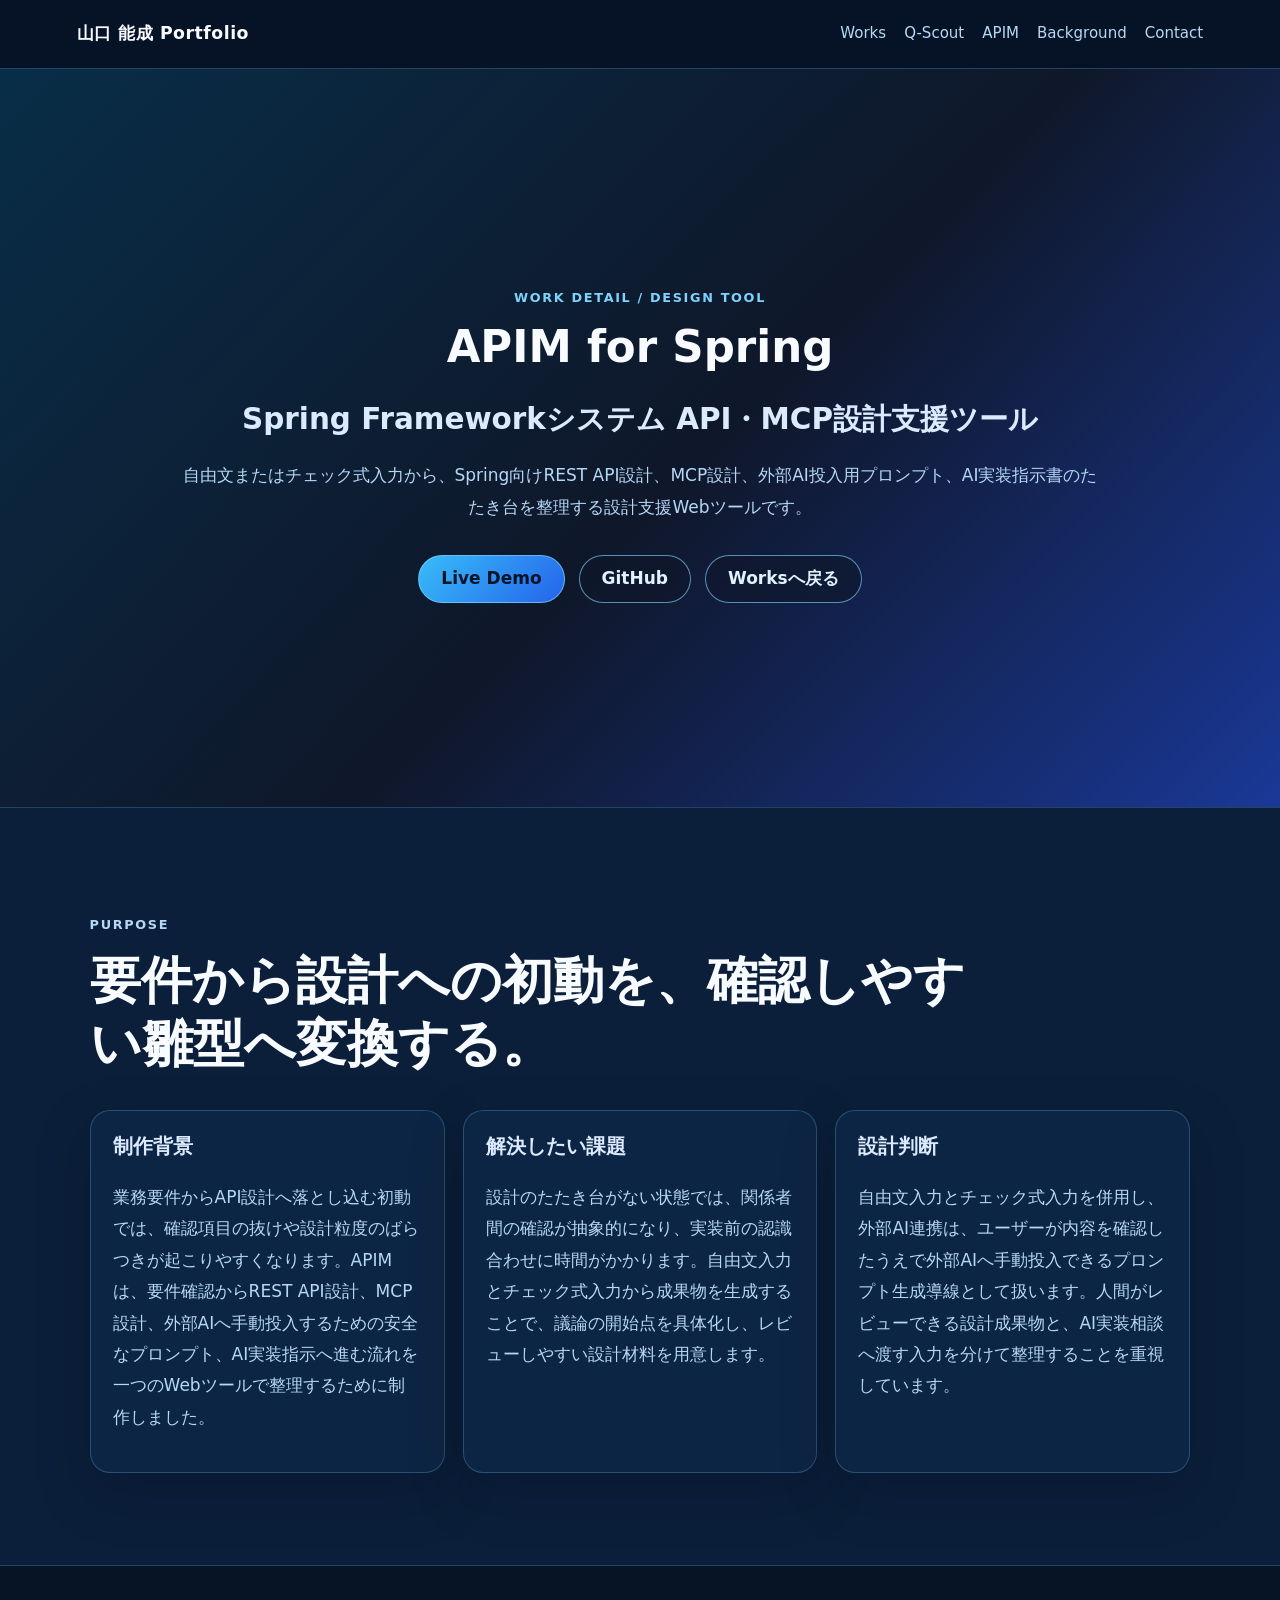
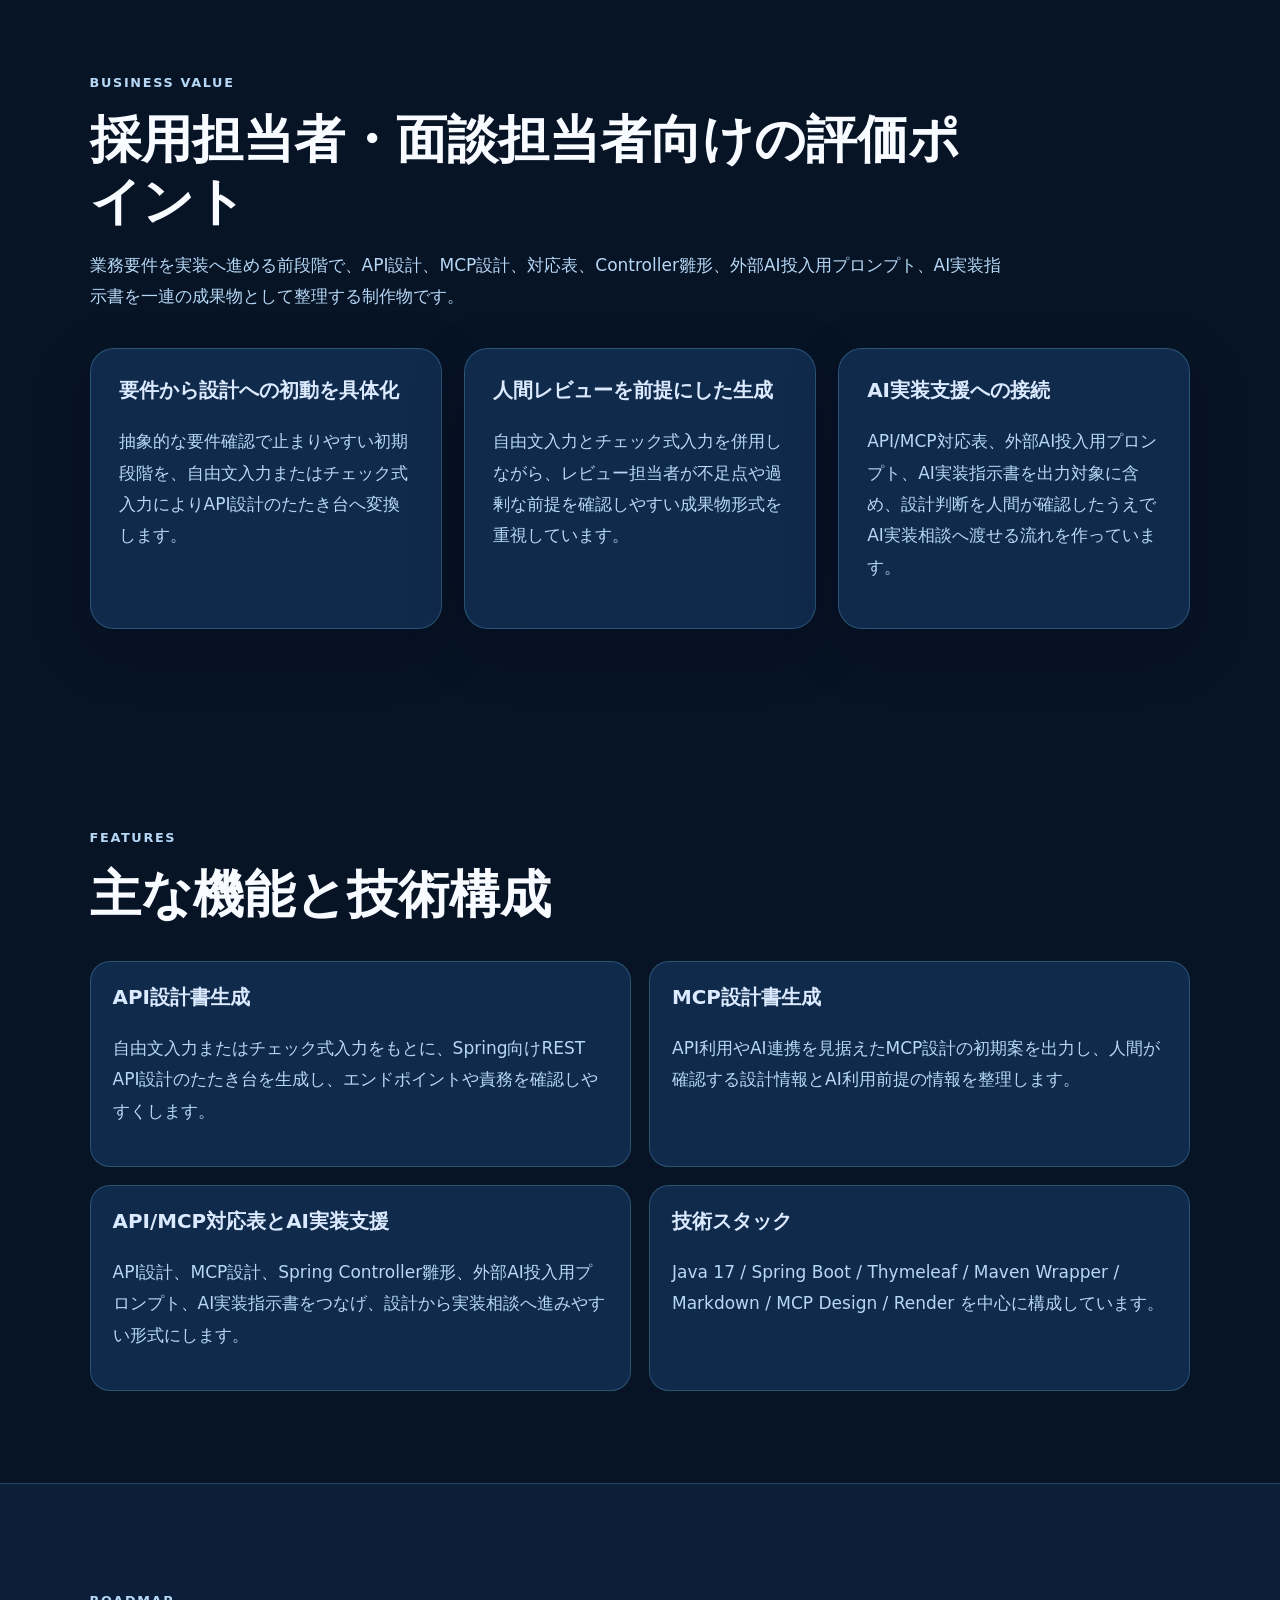
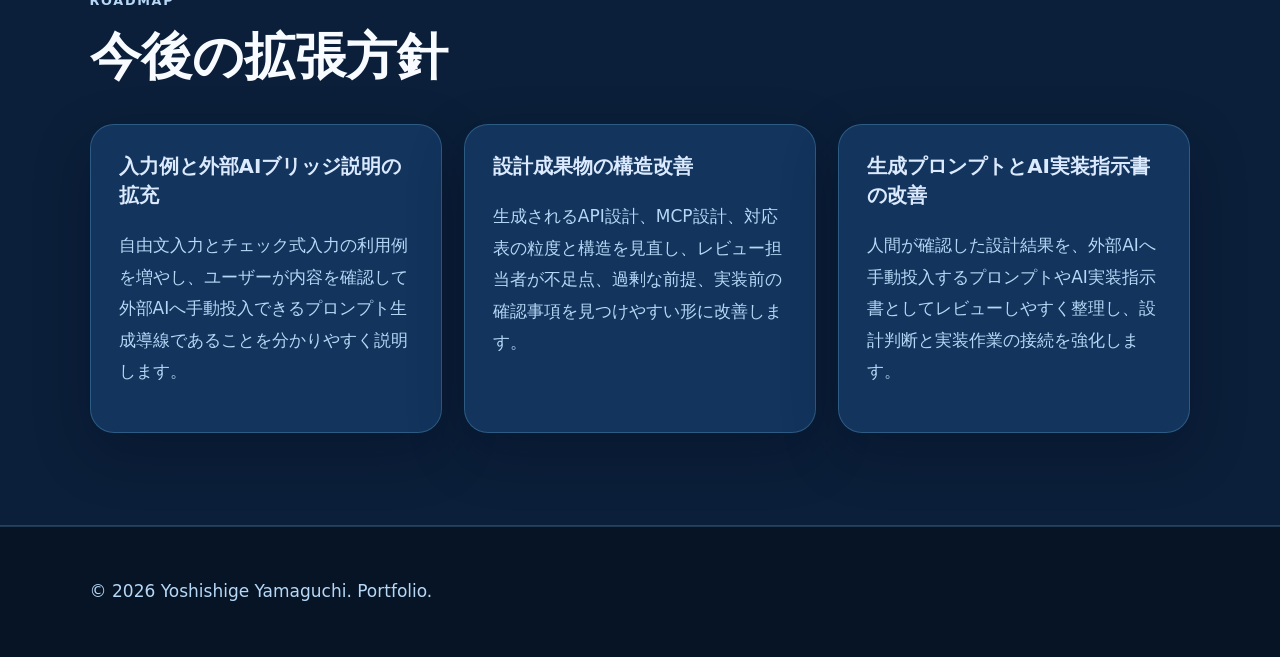
<file: works/apim.html>
<!doctype html>
<html lang="ja">
<head>
  <meta charset="utf-8">
  <meta name="viewport" content="width=device-width, initial-scale=1">
  <title>APIM for Spring | 山口 能成 Portfolio</title>
  <meta name="description" content="APIM for Spring の制作背景、実務価値、評価ポイント、機能、技術スタック、今後の拡張方針を整理した詳細ページです。">
  <link rel="stylesheet" href="../assets/css/style.css">
</head>
<body>
  <header class="site-header">
    <a class="brand" href="../index.html#top">山口 能成 Portfolio</a>
    <nav class="site-nav" aria-label="Main navigation">
      <a href="../index.html#works">Works</a>
      <a href="q-scout.html">Q-Scout</a>
      <a href="apim.html">APIM</a>
      <a href="../index.html#background">Background</a>
      <a href="../index.html#contact">Contact</a>
    </nav>
  </header>

  <main id="top">
    <section class="hero section">
      <div class="hero-content">
        <p class="eyebrow">Work Detail / Design Tool</p>
        <h1>APIM for Spring</h1>
        <p class="lead">Spring Frameworkシステム API・MCP設計支援ツール</p>
        <p class="hero-text">自由文またはチェック式入力から、Spring向けREST API設計、MCP設計、外部AI投入用プロンプト、AI実装指示書のたたき台を整理する設計支援Webツールです。</p>
        <div class="hero-actions">
          <a class="button primary" href="https://api-mcp-blueprint-for-spring.onrender.com">Live Demo</a>
          <a class="button secondary" href="https://github.com/yamaguchiyoshishigeai-create/api-mcp-blueprint-for-spring">GitHub</a>
          <a class="button secondary" href="../index.html#works">Worksへ戻る</a>
        </div>
      </div>
    </section>

    <section class="section panel">
      <div class="section-heading">
        <p class="eyebrow">Purpose</p>
        <h2>要件から設計への初動を、確認しやすい雛型へ変換する。</h2>
      </div>
      <div class="narrative-grid">
        <article class="narrative-card">
          <h3>制作背景</h3>
          <p>業務要件からAPI設計へ落とし込む初動では、確認項目の抜けや設計粒度のばらつきが起こりやすくなります。APIMは、要件確認からREST API設計、MCP設計、外部AIへ手動投入するための安全なプロンプト、AI実装指示へ進む流れを一つのWebツールで整理するために制作しました。</p>
        </article>
        <article class="narrative-card">
          <h3>解決したい課題</h3>
          <p>設計のたたき台がない状態では、関係者間の確認が抽象的になり、実装前の認識合わせに時間がかかります。自由文入力とチェック式入力から成果物を生成することで、議論の開始点を具体化し、レビューしやすい設計材料を用意します。</p>
        </article>
        <article class="narrative-card">
          <h3>設計判断</h3>
          <p>自由文入力とチェック式入力を併用し、外部AI連携は、ユーザーが内容を確認したうえで外部AIへ手動投入できるプロンプト生成導線として扱います。人間がレビューできる設計成果物と、AI実装相談へ渡す入力を分けて整理することを重視しています。</p>
        </article>
      </div>
    </section>

    <section class="section">
      <div class="section-heading">
        <p class="eyebrow">Business Value</p>
        <h2>採用担当者・面談担当者向けの評価ポイント</h2>
        <p>業務要件を実装へ進める前段階で、API設計、MCP設計、対応表、Controller雛形、外部AI投入用プロンプト、AI実装指示書を一連の成果物として整理する制作物です。</p>
      </div>
      <div class="cards grid-3">
        <article class="card">
          <h3>要件から設計への初動を具体化</h3>
          <p>抽象的な要件確認で止まりやすい初期段階を、自由文入力またはチェック式入力によりAPI設計のたたき台へ変換します。</p>
        </article>
        <article class="card">
          <h3>人間レビューを前提にした生成</h3>
          <p>自由文入力とチェック式入力を併用しながら、レビュー担当者が不足点や過剰な前提を確認しやすい成果物形式を重視しています。</p>
        </article>
        <article class="card">
          <h3>AI実装支援への接続</h3>
          <p>API/MCP対応表、外部AI投入用プロンプト、AI実装指示書を出力対象に含め、設計判断を人間が確認したうえでAI実装相談へ渡せる流れを作っています。</p>
        </article>
      </div>
    </section>

    <section class="section">
      <div class="section-heading">
        <p class="eyebrow">Features</p>
        <h2>主な機能と技術構成</h2>
      </div>
      <div class="feature-grid">
        <article class="feature-item">
          <h3>API設計書生成</h3>
          <p>自由文入力またはチェック式入力をもとに、Spring向けREST API設計のたたき台を生成し、エンドポイントや責務を確認しやすくします。</p>
        </article>
        <article class="feature-item">
          <h3>MCP設計書生成</h3>
          <p>API利用やAI連携を見据えたMCP設計の初期案を出力し、人間が確認する設計情報とAI利用前提の情報を整理します。</p>
        </article>
        <article class="feature-item">
          <h3>API/MCP対応表とAI実装支援</h3>
          <p>API設計、MCP設計、Spring Controller雛形、外部AI投入用プロンプト、AI実装指示書をつなげ、設計から実装相談へ進みやすい形式にします。</p>
        </article>
        <article class="feature-item">
          <h3>技術スタック</h3>
          <p>Java 17 / Spring Boot / Thymeleaf / Maven Wrapper / Markdown / MCP Design / Render を中心に構成しています。</p>
        </article>
      </div>
    </section>

    <section class="section panel">
      <div class="section-heading">
        <p class="eyebrow">Roadmap</p>
        <h2>今後の拡張方針</h2>
      </div>
      <div class="cards grid-3">
        <article class="card">
          <h3>入力例と外部AIブリッジ説明の拡充</h3>
          <p>自由文入力とチェック式入力の利用例を増やし、ユーザーが内容を確認して外部AIへ手動投入できるプロンプト生成導線であることを分かりやすく説明します。</p>
        </article>
        <article class="card">
          <h3>設計成果物の構造改善</h3>
          <p>生成されるAPI設計、MCP設計、対応表の粒度と構造を見直し、レビュー担当者が不足点、過剰な前提、実装前の確認事項を見つけやすい形に改善します。</p>
        </article>
        <article class="card">
          <h3>生成プロンプトとAI実装指示書の改善</h3>
          <p>人間が確認した設計結果を、外部AIへ手動投入するプロンプトやAI実装指示書としてレビューしやすく整理し、設計判断と実装作業の接続を強化します。</p>
        </article>
      </div>
    </section>
  </main>

  <footer class="site-footer">
    <p>&copy; 2026 Yoshishige Yamaguchi. Portfolio.</p>
  </footer>

  <script src="../assets/js/main.js"></script>
</body>
</html>
</file>
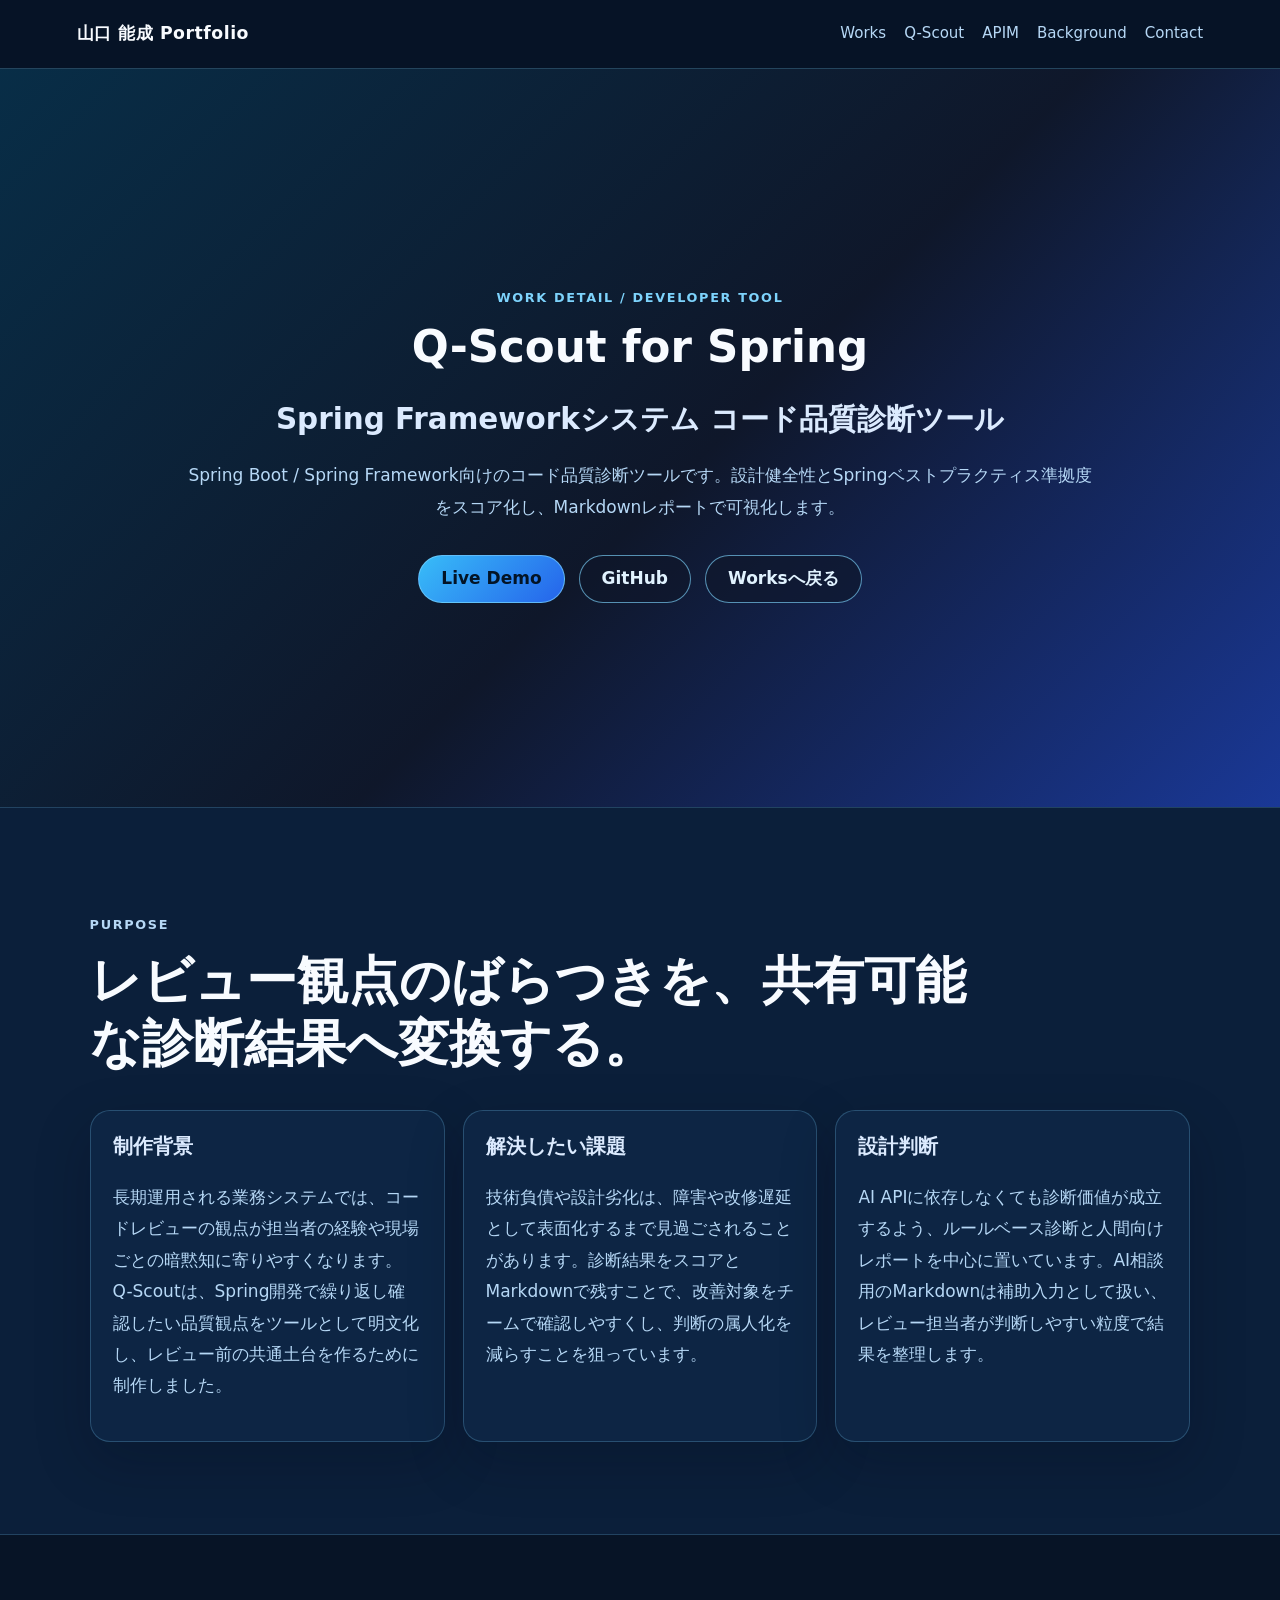
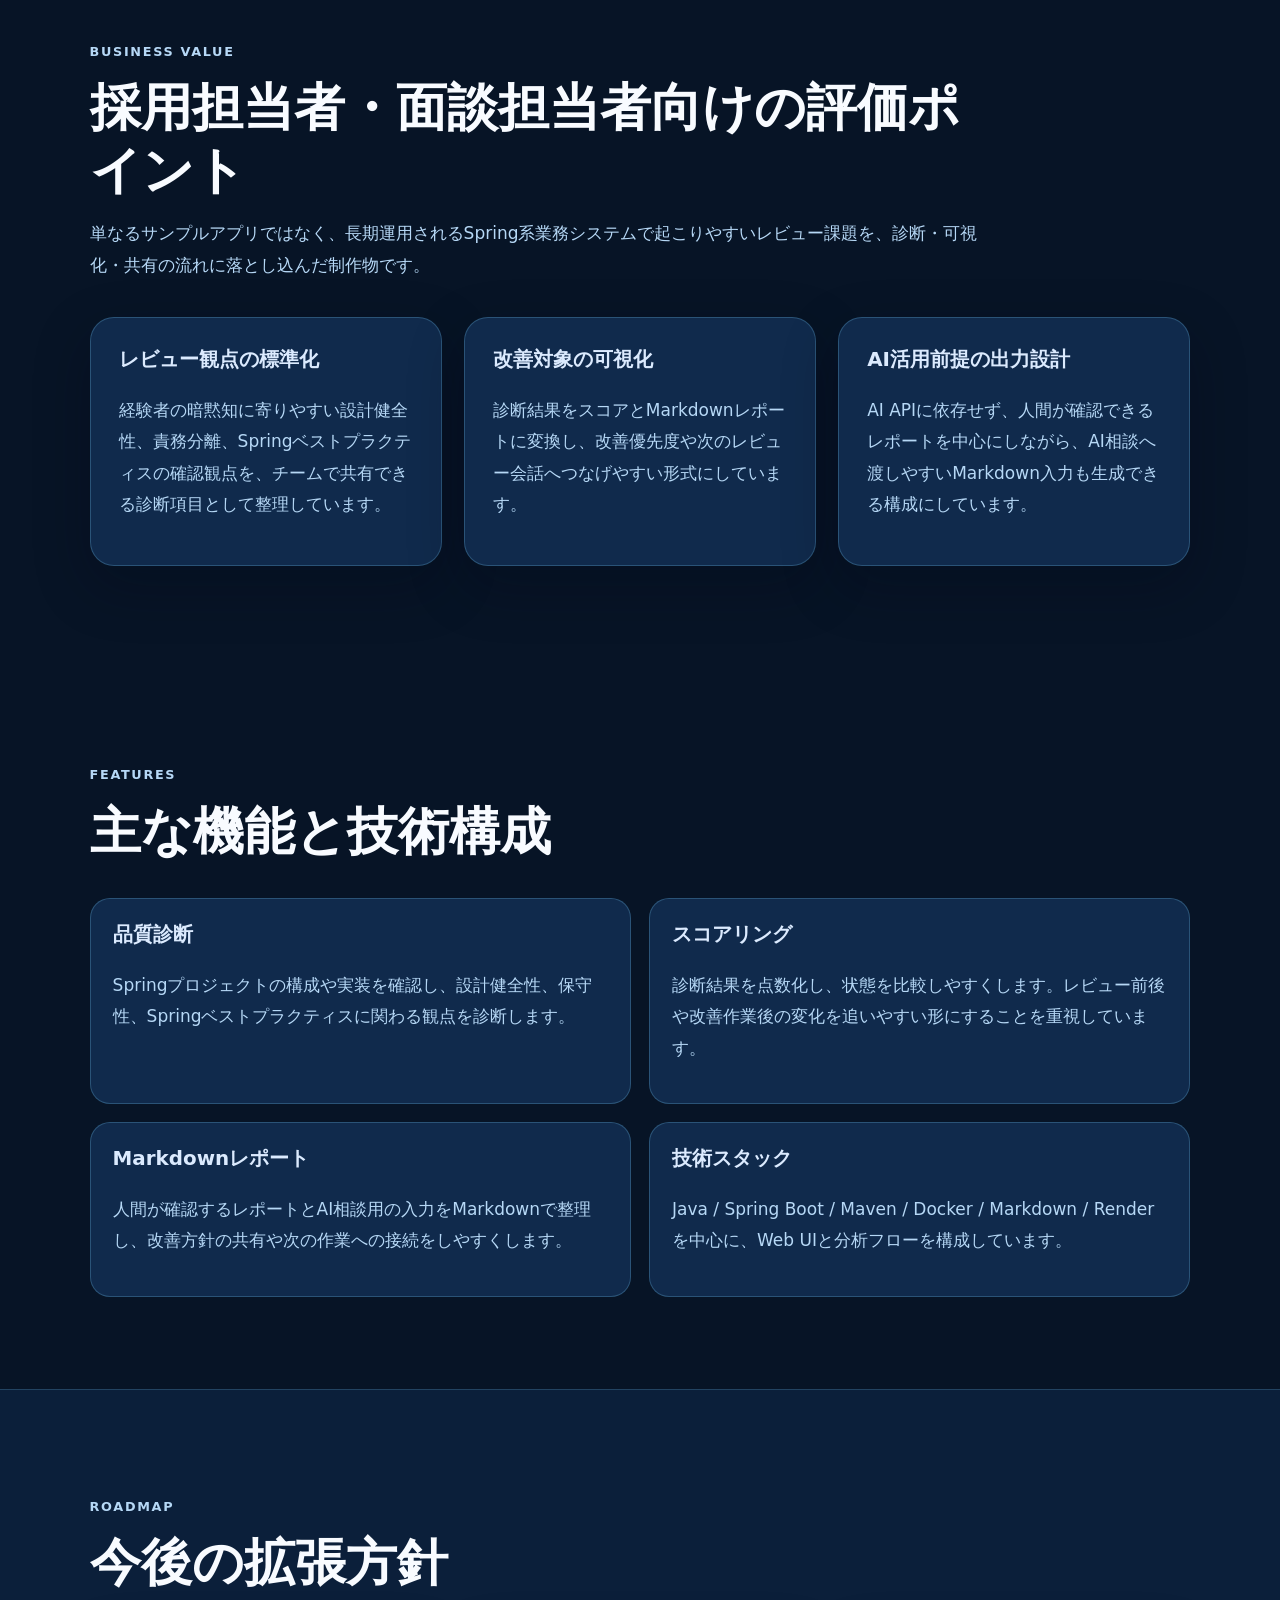
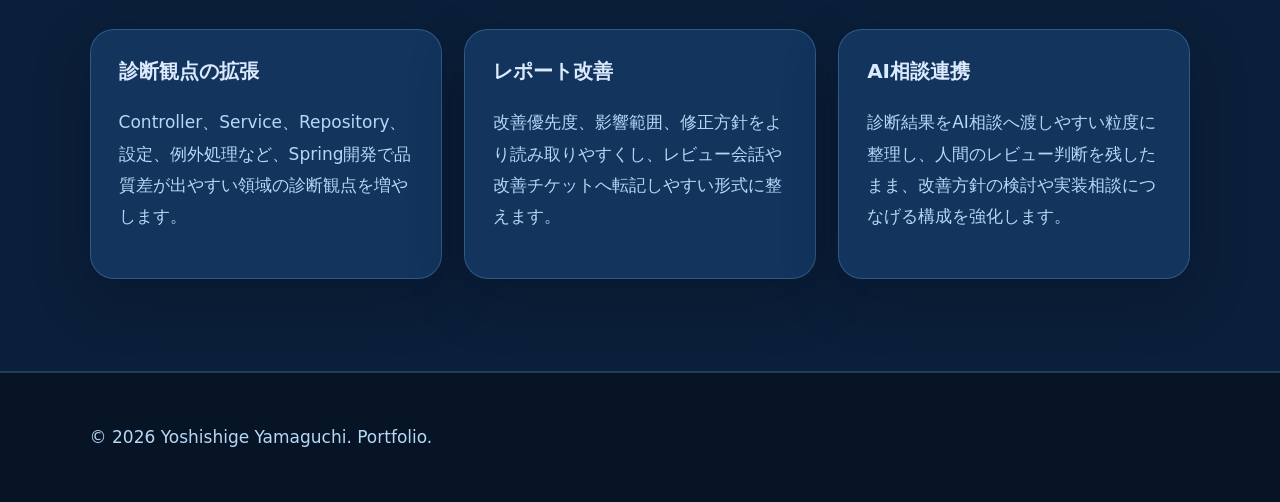
<file: works/q-scout.html>
<!doctype html>
<html lang="ja">
<head>
  <meta charset="utf-8">
  <meta name="viewport" content="width=device-width, initial-scale=1">
  <title>Q-Scout for Spring | 山口 能成 Portfolio</title>
  <meta name="description" content="Q-Scout for Spring の制作背景、実務価値、評価ポイント、機能、技術スタック、今後の拡張方針を整理した詳細ページです。">
  <link rel="stylesheet" href="../assets/css/style.css">
</head>
<body>
  <header class="site-header">
    <a class="brand" href="../index.html#top">山口 能成 Portfolio</a>
    <nav class="site-nav" aria-label="Main navigation">
      <a href="../index.html#works">Works</a>
      <a href="q-scout.html">Q-Scout</a>
      <a href="apim.html">APIM</a>
      <a href="../index.html#background">Background</a>
      <a href="../index.html#contact">Contact</a>
    </nav>
  </header>

  <main id="top">
    <section class="hero section">
      <div class="hero-content">
        <p class="eyebrow">Work Detail / Developer Tool</p>
        <h1>Q-Scout for Spring</h1>
        <p class="lead">Spring Frameworkシステム コード品質診断ツール</p>
        <p class="hero-text">Spring Boot / Spring Framework向けのコード品質診断ツールです。設計健全性とSpringベストプラクティス準拠度をスコア化し、Markdownレポートで可視化します。</p>
        <div class="hero-actions">
          <a class="button primary" href="https://q-scout-for-spring.onrender.com/">Live Demo</a>
          <a class="button secondary" href="https://github.com/yamaguchiyoshishigeai-create/Q-Scout-for-Spring">GitHub</a>
          <a class="button secondary" href="../index.html#works">Worksへ戻る</a>
        </div>
      </div>
    </section>

    <section class="section panel">
      <div class="section-heading">
        <p class="eyebrow">Purpose</p>
        <h2>レビュー観点のばらつきを、共有可能な診断結果へ変換する。</h2>
      </div>
      <div class="narrative-grid">
        <article class="narrative-card">
          <h3>制作背景</h3>
          <p>長期運用される業務システムでは、コードレビューの観点が担当者の経験や現場ごとの暗黙知に寄りやすくなります。Q-Scoutは、Spring開発で繰り返し確認したい品質観点をツールとして明文化し、レビュー前の共通土台を作るために制作しました。</p>
        </article>
        <article class="narrative-card">
          <h3>解決したい課題</h3>
          <p>技術負債や設計劣化は、障害や改修遅延として表面化するまで見過ごされることがあります。診断結果をスコアとMarkdownで残すことで、改善対象をチームで確認しやすくし、判断の属人化を減らすことを狙っています。</p>
        </article>
        <article class="narrative-card">
          <h3>設計判断</h3>
          <p>AI APIに依存しなくても診断価値が成立するよう、ルールベース診断と人間向けレポートを中心に置いています。AI相談用のMarkdownは補助入力として扱い、レビュー担当者が判断しやすい粒度で結果を整理します。</p>
        </article>
      </div>
    </section>

    <section class="section">
      <div class="section-heading">
        <p class="eyebrow">Business Value</p>
        <h2>採用担当者・面談担当者向けの評価ポイント</h2>
        <p>単なるサンプルアプリではなく、長期運用されるSpring系業務システムで起こりやすいレビュー課題を、診断・可視化・共有の流れに落とし込んだ制作物です。</p>
      </div>
      <div class="cards grid-3">
        <article class="card">
          <h3>レビュー観点の標準化</h3>
          <p>経験者の暗黙知に寄りやすい設計健全性、責務分離、Springベストプラクティスの確認観点を、チームで共有できる診断項目として整理しています。</p>
        </article>
        <article class="card">
          <h3>改善対象の可視化</h3>
          <p>診断結果をスコアとMarkdownレポートに変換し、改善優先度や次のレビュー会話へつなげやすい形式にしています。</p>
        </article>
        <article class="card">
          <h3>AI活用前提の出力設計</h3>
          <p>AI APIに依存せず、人間が確認できるレポートを中心にしながら、AI相談へ渡しやすいMarkdown入力も生成できる構成にしています。</p>
        </article>
      </div>
    </section>

    <section class="section">
      <div class="section-heading">
        <p class="eyebrow">Features</p>
        <h2>主な機能と技術構成</h2>
      </div>
      <div class="feature-grid">
        <article class="feature-item">
          <h3>品質診断</h3>
          <p>Springプロジェクトの構成や実装を確認し、設計健全性、保守性、Springベストプラクティスに関わる観点を診断します。</p>
        </article>
        <article class="feature-item">
          <h3>スコアリング</h3>
          <p>診断結果を点数化し、状態を比較しやすくします。レビュー前後や改善作業後の変化を追いやすい形にすることを重視しています。</p>
        </article>
        <article class="feature-item">
          <h3>Markdownレポート</h3>
          <p>人間が確認するレポートとAI相談用の入力をMarkdownで整理し、改善方針の共有や次の作業への接続をしやすくします。</p>
        </article>
        <article class="feature-item">
          <h3>技術スタック</h3>
          <p>Java / Spring Boot / Maven / Docker / Markdown / Render を中心に、Web UIと分析フローを構成しています。</p>
        </article>
      </div>
    </section>

    <section class="section panel">
      <div class="section-heading">
        <p class="eyebrow">Roadmap</p>
        <h2>今後の拡張方針</h2>
      </div>
      <div class="cards grid-3">
        <article class="card">
          <h3>診断観点の拡張</h3>
          <p>Controller、Service、Repository、設定、例外処理など、Spring開発で品質差が出やすい領域の診断観点を増やします。</p>
        </article>
        <article class="card">
          <h3>レポート改善</h3>
          <p>改善優先度、影響範囲、修正方針をより読み取りやすくし、レビュー会話や改善チケットへ転記しやすい形式に整えます。</p>
        </article>
        <article class="card">
          <h3>AI相談連携</h3>
          <p>診断結果をAI相談へ渡しやすい粒度に整理し、人間のレビュー判断を残したまま、改善方針の検討や実装相談につなげる構成を強化します。</p>
        </article>
      </div>
    </section>
  </main>

  <footer class="site-footer">
    <p>&copy; 2026 Yoshishige Yamaguchi. Portfolio.</p>
  </footer>

  <script src="../assets/js/main.js"></script>
</body>
</html>
</file>
<file: assets/css/style.css>
* { box-sizing: border-box; }
html { scroll-behavior: smooth; }
body {
  margin: 0;
  font-family: system-ui, -apple-system, BlinkMacSystemFont, "Segoe UI", sans-serif;
  color: #dbeafe;
  background: #071426;
  line-height: 1.85;
  font-size: 17px;
}
a { color: inherit; text-decoration: none; }
.site-header {
  position: sticky;
  top: 0;
  z-index: 10;
  display: flex;
  align-items: center;
  justify-content: space-between;
  gap: 24px;
  padding: 18px 6vw;
  background: rgba(7, 20, 38, 0.92);
  border-bottom: 1px solid rgba(125, 211, 252, 0.26);
  backdrop-filter: blur(14px);
}
.brand { font-weight: 900; letter-spacing: 0.03em; color: #f8fbff; font-size: 1.08rem; }
.site-nav { display: flex; gap: 18px; flex-wrap: wrap; color: #b6d8f6; font-size: 0.94rem; }
.site-nav a:hover { color: #7dd3fc; }
.section { padding: 92px 7vw; }
.hero {
  min-height: 82vh;
  display: grid;
  place-items: center;
  background:
    linear-gradient(135deg, rgba(8, 47, 73, 0.94), rgba(15, 23, 42, 0.98) 54%, rgba(30, 64, 175, 0.82)),
    radial-gradient(circle at top right, rgba(56, 189, 248, 0.26), transparent 34%),
    radial-gradient(circle at bottom left, rgba(37, 99, 235, 0.22), transparent 32%);
}
.hero-content { max-width: 1180px; margin-inline: auto; text-align: center; }
.portfolio-label {
  display: block;
  width: min(78vw, 920px);
  height: clamp(170px, 28vw, 360px);
  margin: 0 auto 8px;
  color: transparent;
  font-size: 1px;
  line-height: 1;
  overflow: hidden;
  background: url("../img/name_calligraphy_transparent.png") center / contain no-repeat;
  opacity: 0.98;
  filter: drop-shadow(0 0 18px rgba(186, 230, 253, 0.20));
}
.identity-subtitle { display: block; margin-bottom: 22px; color: #7dd3fc; font-size: clamp(1.1rem, 2vw, 1.6rem); font-weight: 800; letter-spacing: 0.05em; }
.eyebrow { color: #7dd3fc; font-weight: 800; letter-spacing: 0.13em; text-transform: uppercase; font-size: 0.8rem; }
h1 { font-size: clamp(2.1rem, 3.4vw, 3.35rem); line-height: 1.16; margin: 0 auto 24px; max-width: none; color: #f8fbff; white-space: nowrap; }
/* BEGIN ChatExec managed block: PORTFOLIO-APLUS-HERO-HEADING-WRAP */
.hero-main-heading {
  display: grid;
  gap: 0.08em;
  justify-content: center;
  justify-items: start;
  width: fit-content;
  max-width: min(100%, 1240px);
  margin-bottom: clamp(34px, 4vw, 54px);
  white-space: normal;
  font-size: clamp(2.05rem, 3.18vw, 3.18rem);
  line-height: 1.18;
  text-align: left;
  text-wrap: balance;
}

.hero-main-heading span {
  display: block;
  margin-left: 0;
}

.hero-main-heading span:first-child {
  margin-left: 0;
  transform: translateX(-1.8em);
}

.hero-main-heading span + span {
  margin-left: 0;
  transform: translateX(2.8em);
}

@media (max-width: 760px) {
  .hero-main-heading {
    width: 100%;
    margin-bottom: 30px;
    font-size: clamp(2.05rem, 9vw, 3.15rem);
  }

  .hero-main-heading span:first-child {
    margin-left: 0;
  }

  .hero-main-heading span + span {
    margin-left: clamp(0.8em, 8vw, 1.8em);
  }
}
/* END ChatExec managed block: PORTFOLIO-APLUS-HERO-HEADING-WRAP */

h2 { font-size: clamp(2rem, 4vw, 3.2rem); line-height: 1.22; margin: 0; color: #f8fbff; }
h3 { margin-top: 0; line-height: 1.45; color: #dbeafe; }
.lead { font-size: clamp(1.35rem, 2.3vw, 2.1rem); font-weight: 750; line-height: 1.55; margin: 0 auto 18px; max-width: 980px; color: #dbeafe; }
.lead-small { font-size: clamp(1.16rem, 2vw, 1.42rem); font-weight: 700; line-height: 1.65; margin-top: 0; color: #e0f2fe; }
.hero-text, .card p, .tags, .section > p, dd, .feature-item p, .narrative-card p, .work-card p { color: #b6d8f6; }
.hero-text { max-width: 920px; margin-inline: auto; }
.hero-stats { display: grid; grid-template-columns: repeat(3, minmax(0, 1fr)); gap: 14px; margin: 30px auto; max-width: 940px; }
.hero-stats div { border: 1px solid rgba(125, 211, 252, 0.30); border-radius: 20px; padding: 18px 20px; background: rgba(8, 47, 73, 0.54); box-shadow: 0 18px 45px rgba(2, 8, 23, 0.25); }
.hero-stats strong { display: block; color: #ffffff; font-size: clamp(1.1rem, 2vw, 1.55rem); line-height: 1.2; }
.hero-stats span { display: block; margin-top: 6px; color: #bae6fd; font-size: 0.92rem; }
.hero-points { display: flex; justify-content: center; flex-wrap: wrap; gap: 10px; padding: 0; margin: 24px 0 0; list-style: none; }
.hero-points li { border: 1px solid rgba(125, 211, 252, 0.42); color: #e0f2fe; border-radius: 999px; padding: 6px 12px; font-weight: 800; font-size: 0.9rem; background: rgba(14, 116, 144, 0.28); }
.hero-actions { display: flex; justify-content: center; gap: 14px; flex-wrap: wrap; margin-top: 32px; }
.compact-actions { margin-top: 24px; justify-content: flex-start; }
.center-actions { justify-content: center; }
.button { display: inline-flex; align-items: center; justify-content: center; min-height: 48px; padding: 0 22px; border-radius: 999px; font-weight: 800; border: 1px solid rgba(125, 211, 252, 0.65); }
.button.primary { background: linear-gradient(135deg, #38bdf8, #2563eb); color: #031426; }
.button.secondary { color: #e0f2fe; background: rgba(15, 23, 42, 0.62); }
.work-action-block .button { flex: 1 1 138px; }
.panel { background: #0b1f3a; border-block: 1px solid rgba(125, 211, 252, 0.20); }

.value-proposition {
  background:
    linear-gradient(180deg, rgba(7, 20, 38, 0.98), rgba(11, 31, 58, 0.98));
}

.value-cards .card {
  border-color: rgba(125, 211, 252, 0.34);
}

.value-cards h3 {
  color: #f8fbff;
}

/* BEGIN ChatExec managed block: PORTFOLIO-VALUE-HEADING-NOWRAP */
.value-proposition .section-heading {
  max-width: min(100%, 1360px);
}

.value-proposition .section-heading h2 {
  white-space: nowrap;
  font-size: clamp(2rem, 3.4vw, 3.05rem);
}

@media (max-width: 1180px) {
  .value-proposition .section-heading h2 {
    white-space: normal;
  }
}
/* END ChatExec managed block: PORTFOLIO-VALUE-HEADING-NOWRAP */
.section-heading { max-width: 920px; margin-bottom: 36px; }
.section-heading p { color: #b6d8f6; }
.section-heading .service-note-warning { margin-top: 10px; }
.cards, .works-grid { display: grid; gap: 22px; }
.grid-3 { grid-template-columns: repeat(3, minmax(0, 1fr)); }
.grid-2 { grid-template-columns: repeat(2, minmax(0, 1fr)); }
.card, .work-card { background: #102a4c; border: 1px solid rgba(125, 211, 252, 0.24); border-radius: 24px; padding: 28px; box-shadow: 0 20px 55px rgba(2, 8, 23, 0.28); }
.panel .card { background: #12345d; }
.works-grid { grid-template-columns: repeat(2, minmax(0, 1fr)); align-items: stretch; }
.work-card { min-height: 100%; }
.work-card-featured { background: linear-gradient(135deg, #0b3b68, #102a4c 58%, #0f172a); border-color: rgba(125, 211, 252, 0.55); }
.work-card-planned { background: #0d2544; opacity: 0.92; }
.work-card-published {
  display: flex;
  flex-direction: column;
  gap: 16px;
}
.work-meta { display: flex; flex-wrap: wrap; gap: 8px; margin-bottom: 0; min-height: 46px; align-items: flex-start; }
.work-meta span { border: 1px solid rgba(125, 211, 252, 0.55); border-radius: 999px; padding: 4px 10px; color: #bae6fd; background: rgba(14, 116, 144, 0.24); font-size: 0.82rem; font-weight: 800; }
.work-card > h3 { margin: 0; min-height: 3.2rem; display: flex; align-items: flex-start; }
.work-card-published > h3 {
  min-height: 3rem;
  font-size: clamp(1.65rem, 2.2vw, 2.15rem);
  line-height: 1.2;
  font-weight: 900;
  letter-spacing: 0.01em;
}
.work-action-block,
.work-tech-block,
.work-notes {
  display: grid;
  gap: 1.15rem;
  padding: 1.2rem 1.25rem;
  border: 1px solid rgba(125, 211, 252, 0.18);
  border-radius: 18px;
  background: rgba(125, 167, 227, 0.26);
}
.work-action-block { min-height: 18.5rem; align-content: space-between; }
.work-tech-block { min-height: 7.4rem; align-content: center; }
.work-notes { min-height: 6.2rem; align-content: center; }
.work-description {
  display: grid;
  grid-template-rows: minmax(4.4rem, auto) auto;
  row-gap: 0.85rem;
}
.work-description-title,
.work-description-body { display: block; }
.work-description p,
.work-tech-block p,
.work-notes p { margin: 0; }
.work-tool-label {
  color: #e0f2fe !important;
  font-size: clamp(1.22rem, 1.55vw, 1.45rem);
  line-height: 1.35;
  font-weight: 900;
  letter-spacing: 0.02em;
}
.label-indent { display: inline-block; padding-left: 2em; }
.work-action-block .compact-actions { margin: 0; justify-content: flex-start; }
.work-card-published .work-action-block .compact-actions {
  display: grid;
  grid-template-columns: repeat(3, minmax(0, 1fr));
  gap: 10px;
  width: 100%;
}

.work-card-published .work-action-block .compact-actions .button {
  width: 100%;
  padding-inline: 12px;
  white-space: nowrap;
}
.service-note { margin-block: 0; font-size: 0.92rem; color: #b6d8f6; }
.service-note-warning { color: #f87171 !important; font-weight: 800; }
.feature-grid, .narrative-grid { display: grid; grid-template-columns: repeat(2, minmax(0, 1fr)); gap: 18px; }
.narrative-grid { grid-template-columns: repeat(3, minmax(0, 1fr)); }
.feature-item, .narrative-card { border: 1px solid rgba(125, 211, 252, 0.24); border-radius: 20px; padding: 22px; background: #102a4c; }
.narrative-card { background: #0d2544; box-shadow: 0 20px 55px rgba(2, 8, 23, 0.22); }
.skill-groups { display: grid; gap: 24px; }
.compact-skills { max-width: 980px; }
.contact { text-align: center; }
.contact .section-heading { margin-inline: auto; }
.contact p { max-width: 720px; margin-inline: auto; color: #b6d8f6; }
.site-footer { padding: 32px 7vw; color: #b6d8f6; border-top: 1px solid rgba(125, 211, 252, 0.20); background: #071426; }
@media (max-width: 900px) {
  body { font-size: 16px; line-height: 1.9; }
  .site-header { align-items: flex-start; flex-direction: column; position: static; }
  .site-nav { gap: 12px; font-size: 0.92rem; }
  .grid-3, .grid-2, .feature-grid, .narrative-grid, .works-grid { grid-template-columns: 1fr; }
  .section { padding: 64px 7vw; }
  .hero { min-height: auto; padding-top: 72px; }
  .portfolio-label { width: min(96vw, 680px); height: clamp(150px, 44vw, 300px); }
  h1 { white-space: normal; font-size: clamp(2.2rem, 10vw, 3.6rem); }
  .work-card-published { gap: 18px; }
  .work-card-published > h3 { min-height: auto; }

  .work-card-published .work-action-block .compact-actions {
    grid-template-columns: 1fr;
  }
  .work-meta,
  .work-card > h3,
  .work-action-block,
  .work-tech-block,
  .work-notes { min-height: auto; }
  .work-description { grid-template-rows: none; }
  .compact-actions { justify-content: center; }
  .card, .feature-item, .narrative-card, .work-card { padding: 24px; }
}

.career-profile-grid { margin-top: 24px; }
.career-timeline { display: grid; gap: 18px; }
.career-entry {
  border: 1px solid rgba(125, 211, 252, 0.24);
  border-radius: 22px;
  padding: 24px;
  background: #102a4c;
  box-shadow: 0 20px 55px rgba(2, 8, 23, 0.22);
}
.career-entry-compact { background: #0d2544; }
.career-entry-header {
  display: flex;
  justify-content: space-between;
  gap: 18px;
  align-items: flex-start;
  margin-bottom: 14px;
}
.career-entry-header h3 { margin: 0; color: #f8fbff; }
.career-period {
  margin: 0 0 6px;
  color: #7dd3fc !important;
  font-weight: 900;
  letter-spacing: 0.03em;
}
.career-duration span {
  display: inline-flex;
  border: 1px solid rgba(125, 211, 252, 0.45);
  border-radius: 999px;
  padding: 4px 10px;
  color: #bae6fd;
  background: rgba(14, 116, 144, 0.24);
  font-weight: 800;
  white-space: nowrap;
}
.career-role {
  color: #e0f2fe !important;
  font-weight: 800;
}
.career-detail-grid {
  display: grid;
  grid-template-columns: minmax(90px, 0.25fr) minmax(0, 1fr);
  gap: 8px 16px;
  margin: 18px 0;
}
.career-detail-grid dt {
  color: #7dd3fc;
  font-weight: 900;
}
.career-detail-grid dd {
  margin: 0;
}
.process-tags {
  display: flex;
  flex-wrap: wrap;
  gap: 8px;
  margin-top: 18px;
}
.process-tags span {
  border: 1px solid rgba(125, 211, 252, 0.42);
  color: #e0f2fe;
  border-radius: 999px;
  padding: 4px 10px;
  font-weight: 800;
  font-size: 0.85rem;
  background: rgba(14, 116, 144, 0.28);
}

.career-key-tags {
  display: flex;
  flex-wrap: wrap;
  gap: 8px;
  margin: 10px 0 16px;
}

.career-key-tags span {
  border: 1px solid rgba(186, 230, 253, 0.48);
  color: #e0f2fe;
  border-radius: 999px;
  padding: 4px 10px;
  font-weight: 800;
  font-size: 0.84rem;
  background: rgba(37, 99, 235, 0.20);
}
.career-actions { margin-top: 28px; }
@media (max-width: 900px) {
  .career-entry-header { flex-direction: column; }
  .career-detail-grid { grid-template-columns: 1fr; }
}

.balanced-copy span {
  display: inline-block;
}

.balanced-copy span + span {
  margin-left: 0.15em;
}

.career-hero-lead {
  max-width: 1120px;
  margin-inline: auto;
}

@media (max-width: 760px) {
  .balanced-copy span {
    display: block;
  }

  .balanced-copy span + span {
    margin-left: 0;
  }
}

.top-hero-lead {
  max-width: 980px;
  margin-inline: auto;
}

.top-hero-lead span {
  display: inline-block;
}

.top-hero-lead span + span {
  margin-left: 0.15em;
}

@media (max-width: 760px) {
  .top-hero-lead span {
    display: block;
  }

  .top-hero-lead span + span {
    margin-left: 0;
  }
}

#why .section-heading {
  max-width: 1180px;
}

.priority-break-copy span,
.why-heading-copy .seg {
  display: inline;
}

@media (max-width: 560px) {
  .why-heading-copy {
    font-size: clamp(1.72rem, 7.85vw, 2.45rem);
    line-height: 1.28;
  }

  .why-heading-copy .seg-1,
  .why-heading-copy .seg-2,
  .why-heading-copy .seg-4 {
    display: block;
  }
}

/* WHY heading responsive break refinement for PR #34.
   Break order:
   - wide: after seg-3 (AI活用に)
   - <=1500px: after seg-1
   - <=720px: after seg-2
   - <=560px: four-line mobile layout:
     現場で感じた課題を、
     レビュー支援・設計生成・
     AI活用につながる形へ
     落とし込んでいます。
*/
.why-heading-copy .seg {
  display: inline-block;
}

.why-heading-copy .seg-3::after {
  content: "\A";
  white-space: pre;
}

@media (max-width: 1500px) {
  .why-heading-copy .seg-1::after {
    content: "\A";
    white-space: pre;
  }
}

@media (max-width: 720px) {
  .why-heading-copy .seg-2::after {
    content: "\A";
    white-space: pre;
  }
}

@media (max-width: 560px) {
  .why-heading-copy .seg-3::after {
    content: "";
  }

  .why-heading-copy .seg-1,
  .why-heading-copy .seg-2,
  .why-heading-copy .seg-3,
  .why-heading-copy .seg-4 {
    display: inline-block;
  }

  .why-heading-copy .seg-5 {
    display: block;
  }
}

/* BEGIN ChatExec managed block: PORTFOLIO-WHY-HEADING-4LINE */
.why-heading-copy .seg {
  display: inline;
}

/* スマホ幅: 4行構成 */
@media (max-width: 560px) {
  .why-heading-copy {
    font-size: clamp(1.9rem, 8.6vw, 2.75rem);
    line-height: 1.28;
  }

  .why-heading-copy .seg-1,
  .why-heading-copy .seg-2,
  .why-heading-copy .seg-4 {
    display: block;
  }
}
/* END ChatExec managed block: PORTFOLIO-WHY-HEADING-4LINE */


@media (prefers-reduced-motion: reduce) {
  html { scroll-behavior: auto; }
  *, *::before, *::after {
    scroll-behavior: auto !important;
    transition-duration: 0.01ms !important;
    animation-duration: 0.01ms !important;
    animation-iteration-count: 1 !important;
  }
}


.career-quick-nav {
  display: flex;
  flex-wrap: wrap;
  gap: 12px;
  margin-top: 20px;
}

.career-quick-nav .button {
  flex: 1 1 180px;
}
</file>
